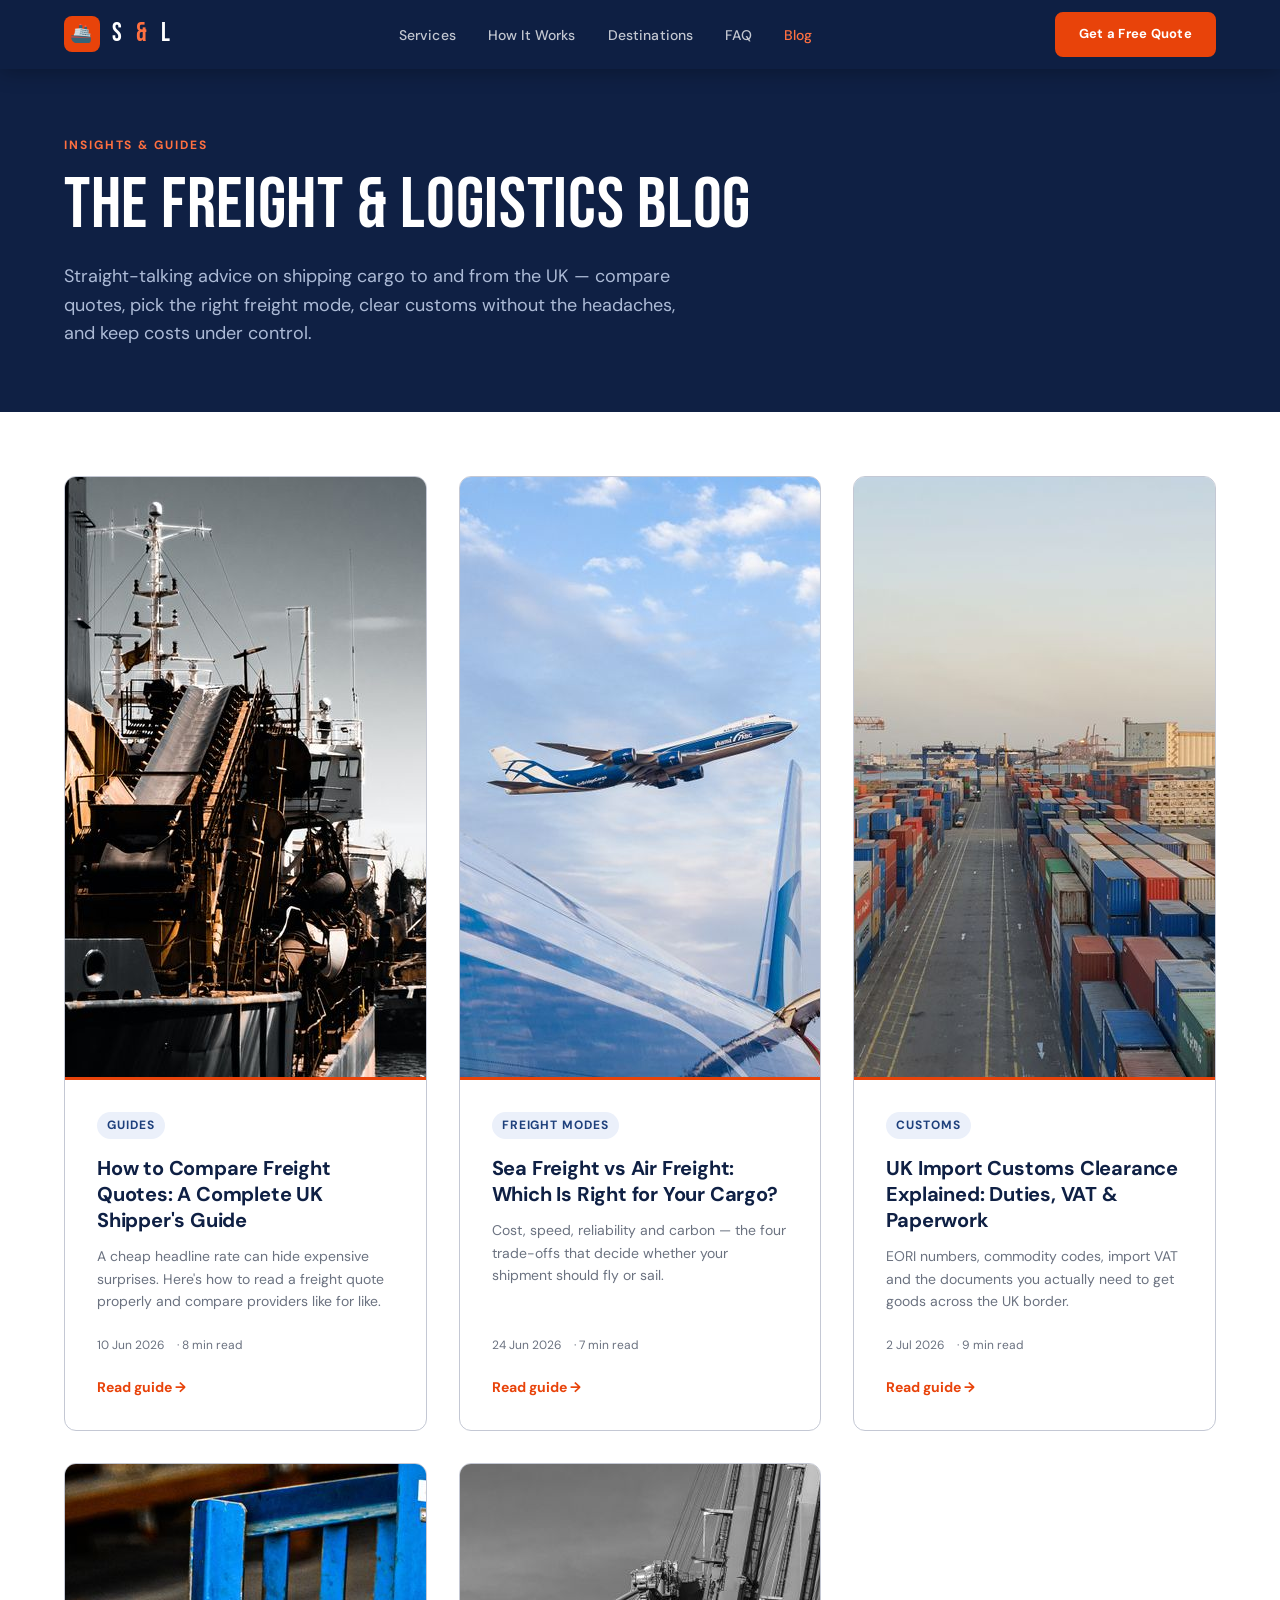
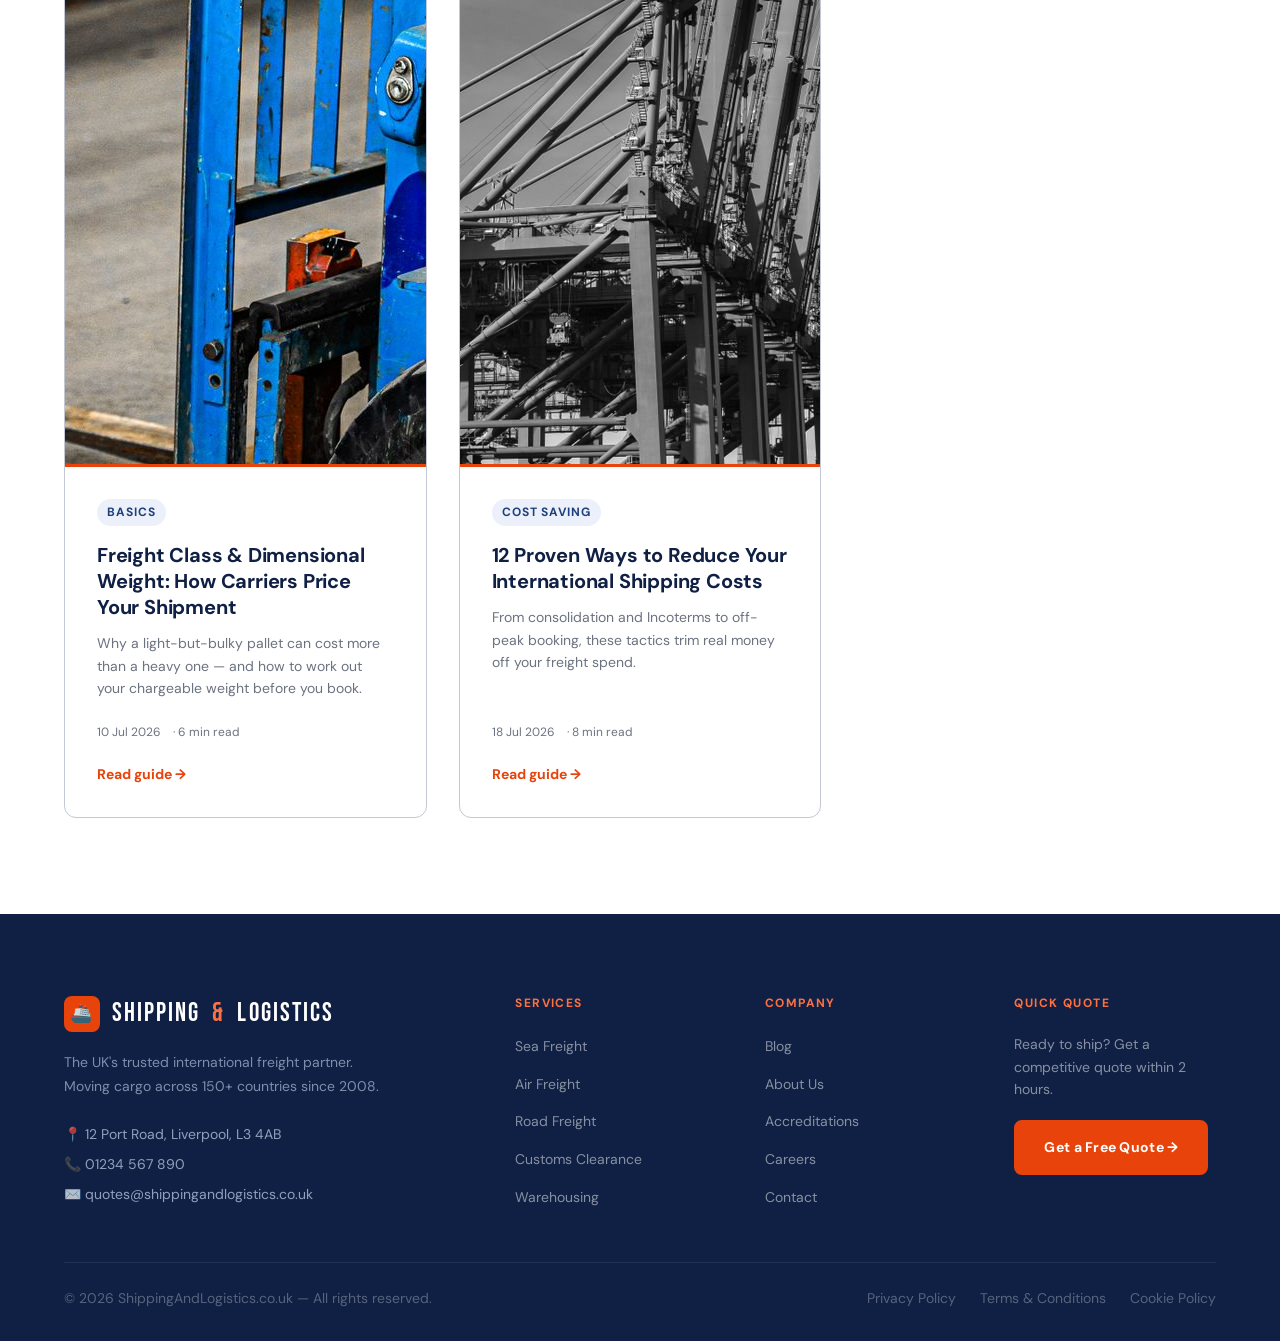
<file: blog/index.html>
<!DOCTYPE html>
<html lang="en" data-theme="light">
<head>
<meta charset="UTF-8">
<meta name="viewport" content="width=device-width, initial-scale=1.0">
<title>Freight & Shipping Blog | Guides, Costs & Customs — ShippingAndLogistics.co.uk</title>
<meta name="description" content="Practical freight and logistics guides for UK shippers: compare quotes, choose sea vs air freight, understand customs clearance, freight class and how to cut shipping costs.">
<link rel="canonical" href="https://www.shippingandlogistics.co.uk/blog/">
<meta name="robots" content="index, follow">
<!-- Open Graph -->
<meta property="og:type" content="website">
<meta property="og:title" content="Freight & Shipping Blog — ShippingAndLogistics.co.uk">
<meta property="og:description" content="Practical freight and logistics guides for UK shippers.">
<meta property="og:url" content="https://www.shippingandlogistics.co.uk/blog/">
<meta property="og:site_name" content="ShippingAndLogistics.co.uk">
<meta property="og:image" content="https://www.shippingandlogistics.co.uk/assets/images/customs-clearance.jpg">
<meta name="twitter:card" content="summary_large_image">
<link rel="preconnect" href="https://fonts.googleapis.com">
<link rel="preconnect" href="https://fonts.gstatic.com" crossorigin>
<link href="https://fonts.googleapis.com/css2?family=Bebas+Neue&family=DM+Sans:ital,opsz,wght@0,9..40,300;0,9..40,400;0,9..40,500;1,9..40,300&display=swap" rel="stylesheet">
<link rel="stylesheet" href="../assets/css/blog.css">
<script type="application/ld+json">
{
  "@context": "https://schema.org",
  "@type": "Blog",
  "name": "ShippingAndLogistics.co.uk Blog",
  "description": "Freight and logistics guides for UK shippers.",
  "url": "https://www.shippingandlogistics.co.uk/blog/",
  "publisher": {
    "@type": "Organization",
    "name": "ShippingAndLogistics.co.uk"
  }
}
</script>
</head>
<body>

<!-- NAVIGATION -->
<nav class="nav" id="nav">
  <div class="container">
    <div class="nav-inner">
      <a href="../index.html" class="nav-logo">
        <div class="nav-logo-icon">🚢</div>
        S<span>&amp;</span>L
      </a>
      <ul class="nav-links">
        <li><a href="../index.html#services">Services</a></li>
        <li><a href="../index.html#how">How It Works</a></li>
        <li><a href="../index.html#destinations">Destinations</a></li>
        <li><a href="../index.html#faq">FAQ</a></li>
        <li><a href="index.html" class="active">Blog</a></li>
      </ul>
      <div class="nav-cta">
        <a href="../index.html#quote" class="btn btn-primary" style="padding: 10px 22px; font-size: 0.8125rem;">Get a Free Quote</a>
      </div>
      <button class="nav-mobile-toggle" id="mobileToggle" aria-label="Open menu">
        <span></span><span></span><span></span>
      </button>
    </div>
  </div>
</nav>

<div class="nav-mobile-menu" id="mobileMenu">
  <button class="nav-mobile-close" id="mobileClose" aria-label="Close menu">✕</button>
  <a href="../index.html#services" onclick="closeMobileMenu()">Services</a>
  <a href="../index.html#how" onclick="closeMobileMenu()">How It Works</a>
  <a href="../index.html#destinations" onclick="closeMobileMenu()">Destinations</a>
  <a href="index.html" onclick="closeMobileMenu()">Blog</a>
  <a href="../index.html#quote" onclick="closeMobileMenu()" style="color: var(--c-orange-400);">Get a Quote</a>
</div>

<!-- HERO -->
<header class="blog-hero">
  <div class="container">
    <div class="blog-hero-eyebrow">Insights &amp; Guides</div>
    <h1>The Freight &amp; Logistics Blog</h1>
    <p>Straight-talking advice on shipping cargo to and from the UK — compare quotes, pick the right freight mode, clear customs without the headaches, and keep costs under control.</p>
  </div>
</header>

<!-- POSTS -->
<main class="container">
  <div class="post-grid">

    <article class="post-card">
      <a class="post-card-figure" href="how-to-compare-freight-quotes.html" aria-label="Read: How to Compare Freight Quotes">
        <img class="post-card-img" src="../assets/images/compare-freight-quotes.jpg" alt="Cargo vessel loading at a port terminal" loading="lazy" width="1200" height="600">
      </a>
      <div class="post-card-body">
        <span class="post-card-tag">Guides</span>
        <h2><a href="how-to-compare-freight-quotes.html">How to Compare Freight Quotes: A Complete UK Shipper's Guide</a></h2>
        <p>A cheap headline rate can hide expensive surprises. Here's how to read a freight quote properly and compare providers like for like.</p>
        <div class="post-card-meta"><time datetime="2026-06-10">10 Jun 2026</time> · 8 min read</div>
        <a href="how-to-compare-freight-quotes.html" class="post-card-more">Read guide →</a>
      </div>
    </article>

    <article class="post-card">
      <a class="post-card-figure" href="sea-freight-vs-air-freight.html" aria-label="Read: Sea Freight vs Air Freight">
        <img class="post-card-img" src="../assets/images/sea-vs-air.jpg" alt="Air cargo jet taking off from an airport" loading="lazy" width="1200" height="600">
      </a>
      <div class="post-card-body">
        <span class="post-card-tag">Freight Modes</span>
        <h2><a href="sea-freight-vs-air-freight.html">Sea Freight vs Air Freight: Which Is Right for Your Cargo?</a></h2>
        <p>Cost, speed, reliability and carbon — the four trade-offs that decide whether your shipment should fly or sail.</p>
        <div class="post-card-meta"><time datetime="2026-06-24">24 Jun 2026</time> · 7 min read</div>
        <a href="sea-freight-vs-air-freight.html" class="post-card-more">Read guide →</a>
      </div>
    </article>

    <article class="post-card">
      <a class="post-card-figure" href="uk-customs-clearance-guide.html" aria-label="Read: UK Import Customs Clearance Explained">
        <img class="post-card-img" src="../assets/images/customs-clearance.jpg" alt="Shipping containers stacked at a port terminal" loading="lazy" width="1200" height="600">
      </a>
      <div class="post-card-body">
        <span class="post-card-tag">Customs</span>
        <h2><a href="uk-customs-clearance-guide.html">UK Import Customs Clearance Explained: Duties, VAT &amp; Paperwork</a></h2>
        <p>EORI numbers, commodity codes, import VAT and the documents you actually need to get goods across the UK border.</p>
        <div class="post-card-meta"><time datetime="2026-07-02">2 Jul 2026</time> · 9 min read</div>
        <a href="uk-customs-clearance-guide.html" class="post-card-more">Read guide →</a>
      </div>
    </article>

    <article class="post-card">
      <a class="post-card-figure" href="freight-class-and-dimensional-weight.html" aria-label="Read: Freight Class and Dimensional Weight">
        <img class="post-card-img" src="../assets/images/dimensional-weight.jpg" alt="Forklift handling pallets in a warehouse" loading="lazy" width="1200" height="600">
      </a>
      <div class="post-card-body">
        <span class="post-card-tag">Basics</span>
        <h2><a href="freight-class-and-dimensional-weight.html">Freight Class &amp; Dimensional Weight: How Carriers Price Your Shipment</a></h2>
        <p>Why a light-but-bulky pallet can cost more than a heavy one — and how to work out your chargeable weight before you book.</p>
        <div class="post-card-meta"><time datetime="2026-07-10">10 Jul 2026</time> · 6 min read</div>
        <a href="freight-class-and-dimensional-weight.html" class="post-card-more">Read guide →</a>
      </div>
    </article>

    <article class="post-card">
      <a class="post-card-figure" href="reduce-international-shipping-costs.html" aria-label="Read: 12 Ways to Reduce Shipping Costs">
        <img class="post-card-img" src="../assets/images/reduce-costs.jpg" alt="Port gantry cranes at a container terminal" loading="lazy" width="1200" height="600">
      </a>
      <div class="post-card-body">
        <span class="post-card-tag">Cost Saving</span>
        <h2><a href="reduce-international-shipping-costs.html">12 Proven Ways to Reduce Your International Shipping Costs</a></h2>
        <p>From consolidation and Incoterms to off-peak booking, these tactics trim real money off your freight spend.</p>
        <div class="post-card-meta"><time datetime="2026-07-18">18 Jul 2026</time> · 8 min read</div>
        <a href="reduce-international-shipping-costs.html" class="post-card-more">Read guide →</a>
      </div>
    </article>

  </div>
</main>

<!-- FOOTER -->
<footer class="footer">
  <div class="container">
    <div class="footer-grid">
      <div>
        <div class="nav-logo" style="margin-bottom: var(--space-4);">
          <div class="nav-logo-icon">🚢</div>
          Shipping<span>&amp;</span>Logistics
        </div>
        <p class="footer-brand-tagline">The UK's trusted international freight partner. Moving cargo across 150+ countries since 2008.</p>
        <div class="footer-contact-item">📍 12 Port Road, Liverpool, L3 4AB</div>
        <div class="footer-contact-item">📞 01234 567 890</div>
        <div class="footer-contact-item">✉️ quotes@shippingandlogistics.co.uk</div>
      </div>
      <div>
        <div class="footer-col-title">Services</div>
        <ul class="footer-links">
          <li><a href="../index.html#services">Sea Freight</a></li>
          <li><a href="../index.html#services">Air Freight</a></li>
          <li><a href="../index.html#services">Road Freight</a></li>
          <li><a href="../index.html#services">Customs Clearance</a></li>
          <li><a href="../index.html#services">Warehousing</a></li>
        </ul>
      </div>
      <div>
        <div class="footer-col-title">Company</div>
        <ul class="footer-links">
          <li><a href="index.html">Blog</a></li>
          <li><a href="../index.html#">About Us</a></li>
          <li><a href="../index.html#">Accreditations</a></li>
          <li><a href="../index.html#">Careers</a></li>
          <li><a href="../index.html#">Contact</a></li>
        </ul>
      </div>
      <div>
        <div class="footer-col-title">Quick Quote</div>
        <p style="font-size:var(--text-sm); color: rgba(255,255,255,0.5); margin-bottom: var(--space-5); line-height: 1.6;">Ready to ship? Get a competitive quote within 2 hours.</p>
        <a href="../index.html#quote" class="btn btn-primary" style="display:inline-flex;">Get a Free Quote →</a>
      </div>
    </div>
    <div class="footer-bottom">
      <div class="footer-copy">© 2026 ShippingAndLogistics.co.uk — All rights reserved.</div>
      <div class="footer-legal">
        <a href="../index.html#">Privacy Policy</a>
        <a href="../index.html#">Terms &amp; Conditions</a>
        <a href="../index.html#">Cookie Policy</a>
      </div>
    </div>
  </div>
</footer>

<script src="../assets/js/blog.js"></script>
</body>
</html>
</file>
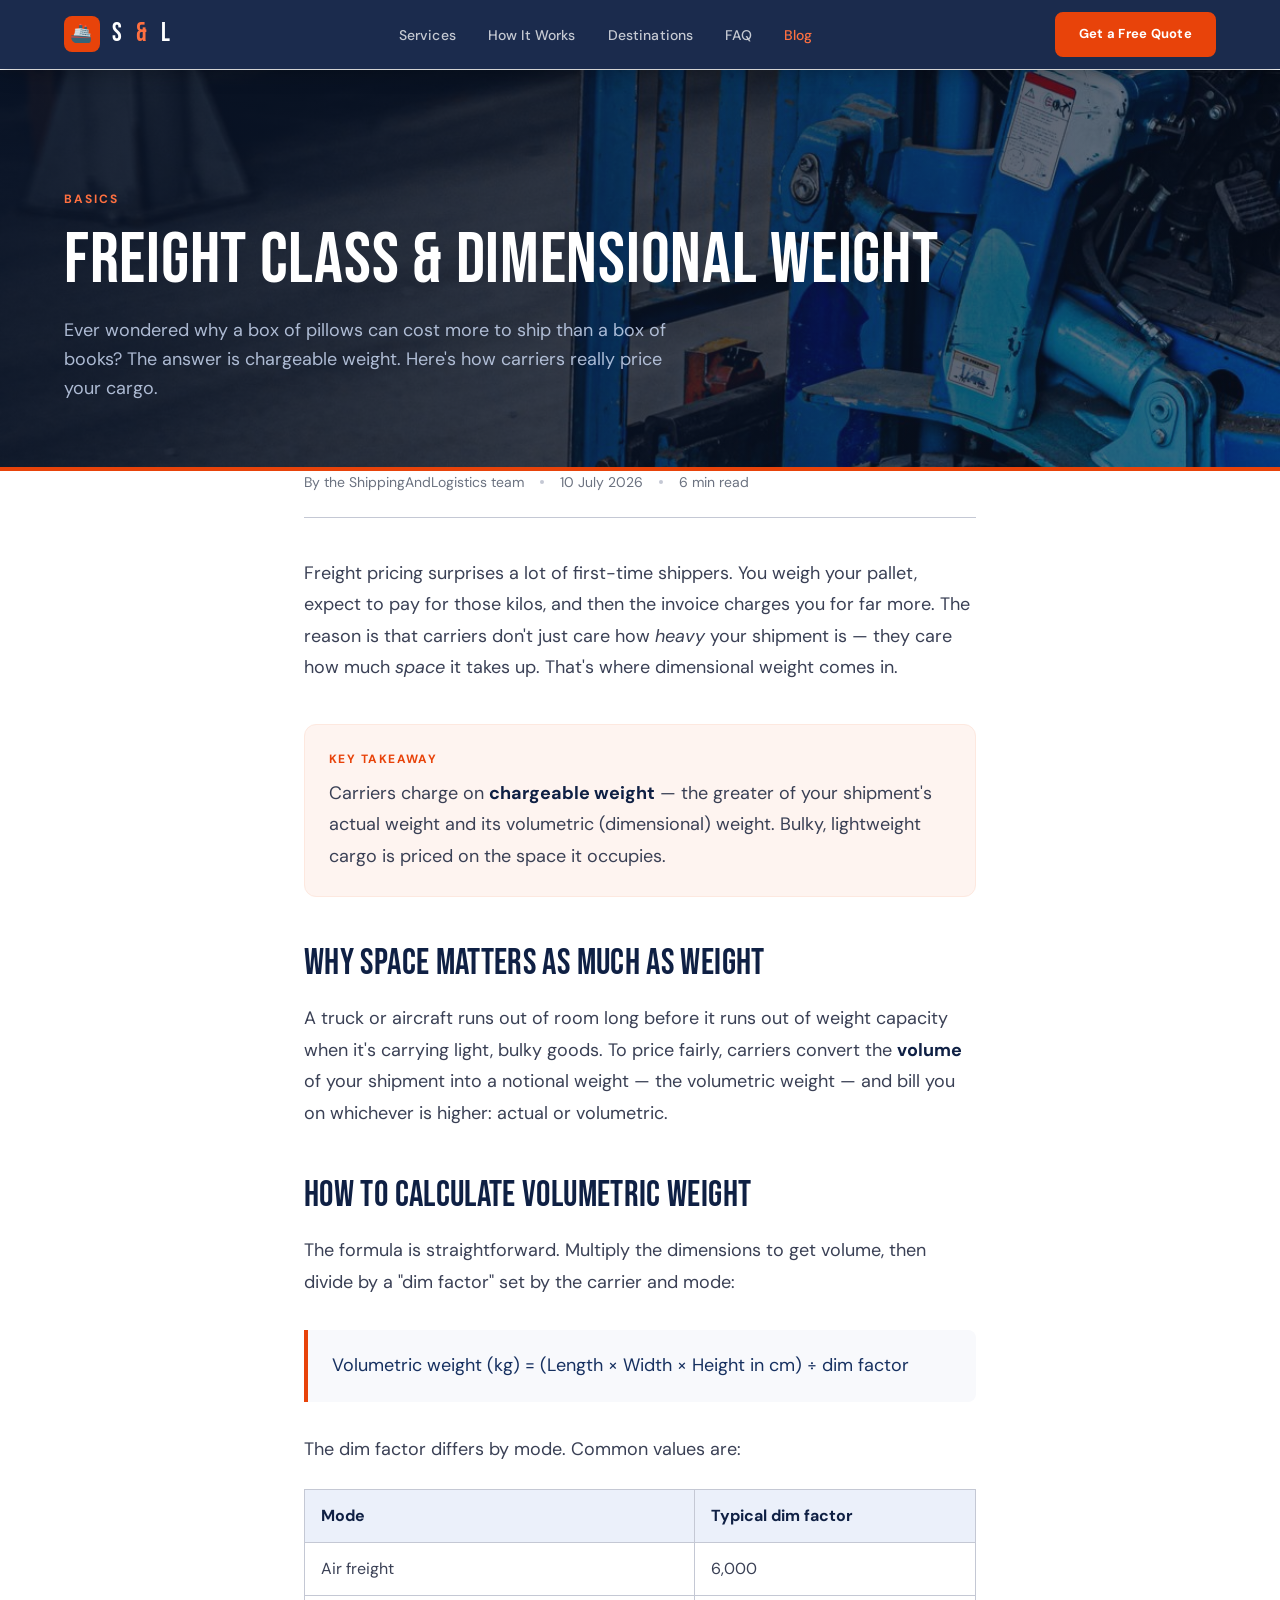
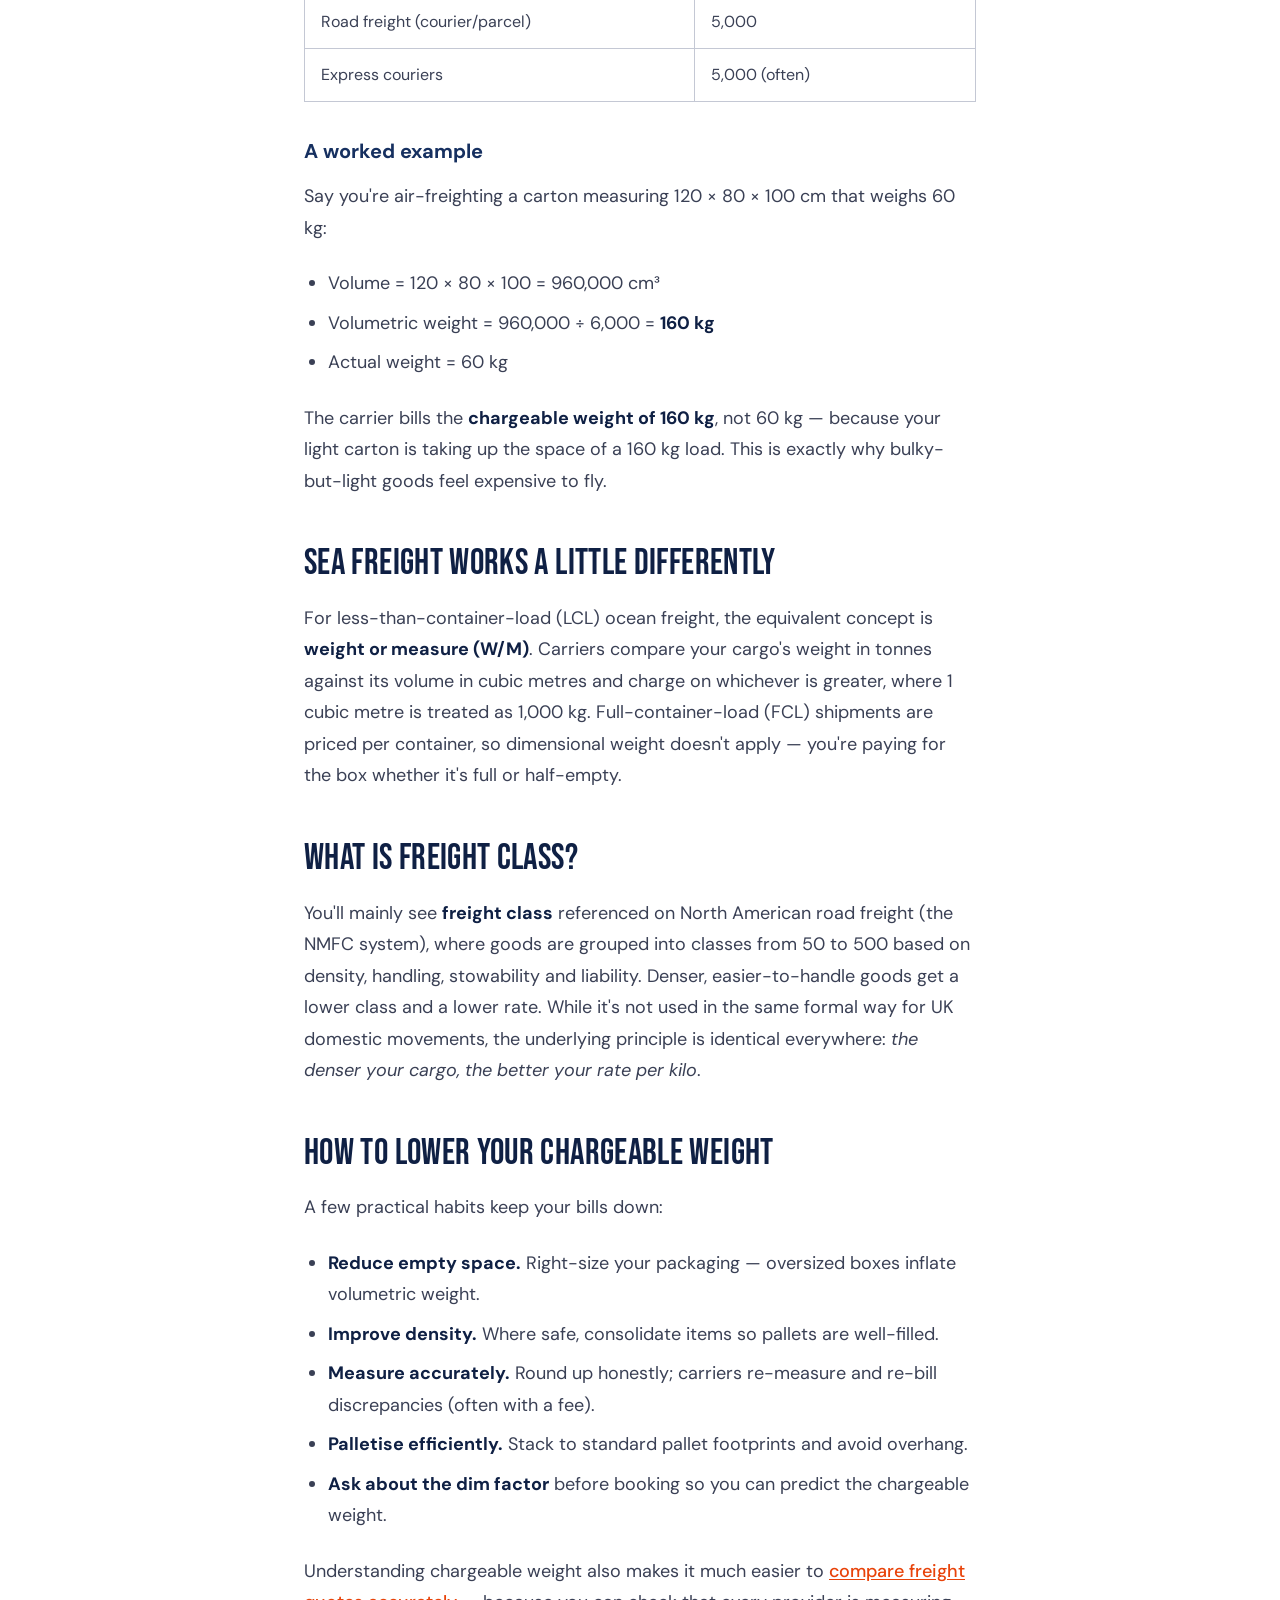
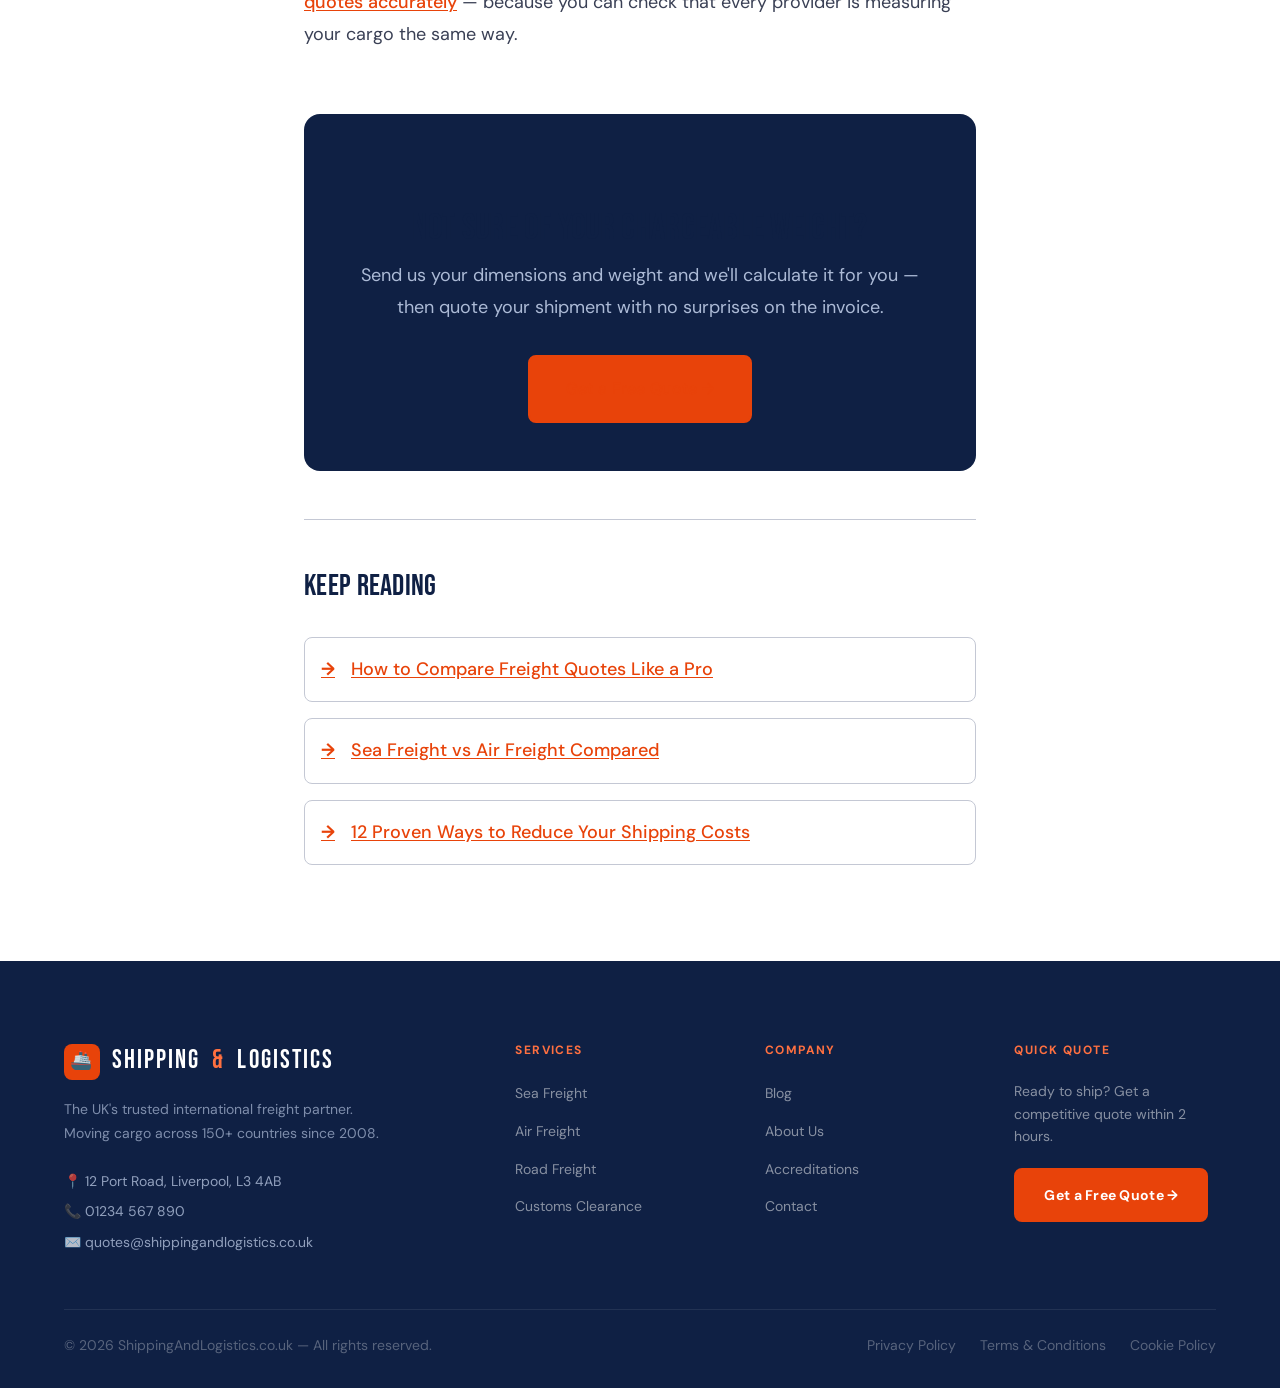
<file: blog/freight-class-and-dimensional-weight.html>
<!DOCTYPE html>
<html lang="en" data-theme="light">
<head>
<meta charset="UTF-8">
<meta name="viewport" content="width=device-width, initial-scale=1.0">
<title>Freight Class &amp; Dimensional Weight: How Carriers Price Your Shipment (2026)</title>
<meta name="description" content="Understand volumetric (dimensional) weight and freight class, why a light bulky pallet can cost more than a heavy one, and how to calculate your chargeable weight before you book.">
<meta name="keywords" content="dimensional weight, volumetric weight, chargeable weight, freight class, how to calculate volumetric weight, freight pricing">
<link rel="canonical" href="https://www.shippingandlogistics.co.uk/blog/freight-class-and-dimensional-weight.html">
<meta name="robots" content="index, follow">
<meta property="og:type" content="article">
<meta property="og:title" content="Freight Class & Dimensional Weight: How Carriers Price Your Shipment">
<meta property="og:description" content="Why a light-but-bulky pallet can cost more than a heavy one — and how to work out your chargeable weight before you book.">
<meta property="og:url" content="https://www.shippingandlogistics.co.uk/blog/freight-class-and-dimensional-weight.html">
<meta property="og:site_name" content="ShippingAndLogistics.co.uk">
<meta property="og:image" content="https://www.shippingandlogistics.co.uk/assets/images/dimensional-weight.jpg">
<meta property="article:published_time" content="2026-07-10">
<meta name="twitter:card" content="summary_large_image">
<link rel="preconnect" href="https://fonts.googleapis.com">
<link rel="preconnect" href="https://fonts.gstatic.com" crossorigin>
<link href="https://fonts.googleapis.com/css2?family=Bebas+Neue&family=DM+Sans:ital,opsz,wght@0,9..40,300;0,9..40,400;0,9..40,500;1,9..40,300&display=swap" rel="stylesheet">
<link rel="stylesheet" href="../assets/css/blog.css">
<script type="application/ld+json">
{
  "@context": "https://schema.org",
  "@type": "Article",
  "headline": "Freight Class & Dimensional Weight: How Carriers Price Your Shipment",
  "description": "Understand volumetric weight and freight class, and how to calculate chargeable weight before you book.",
  "datePublished": "2026-07-10",
  "dateModified": "2026-07-10",
  "author": { "@type": "Organization", "name": "ShippingAndLogistics.co.uk" },
  "publisher": { "@type": "Organization", "name": "ShippingAndLogistics.co.uk" },
  "mainEntityOfPage": "https://www.shippingandlogistics.co.uk/blog/freight-class-and-dimensional-weight.html"
}
</script>
</head>
<body>

<nav class="nav" id="nav">
  <div class="container">
    <div class="nav-inner">
      <a href="../index.html" class="nav-logo"><div class="nav-logo-icon">🚢</div>S<span>&amp;</span>L</a>
      <ul class="nav-links">
        <li><a href="../index.html#services">Services</a></li>
        <li><a href="../index.html#how">How It Works</a></li>
        <li><a href="../index.html#destinations">Destinations</a></li>
        <li><a href="../index.html#faq">FAQ</a></li>
        <li><a href="index.html" class="active">Blog</a></li>
      </ul>
      <div class="nav-cta"><a href="../index.html#quote" class="btn btn-primary" style="padding: 10px 22px; font-size: 0.8125rem;">Get a Free Quote</a></div>
      <button class="nav-mobile-toggle" id="mobileToggle" aria-label="Open menu"><span></span><span></span><span></span></button>
    </div>
  </div>
</nav>
<div class="nav-mobile-menu" id="mobileMenu">
  <button class="nav-mobile-close" id="mobileClose" aria-label="Close menu">✕</button>
  <a href="../index.html#services" onclick="closeMobileMenu()">Services</a>
  <a href="../index.html#how" onclick="closeMobileMenu()">How It Works</a>
  <a href="index.html" onclick="closeMobileMenu()">Blog</a>
  <a href="../index.html#quote" onclick="closeMobileMenu()" style="color: var(--c-orange-400);">Get a Quote</a>
</div>

<div class="container">
  <nav class="breadcrumbs" aria-label="Breadcrumb">
    <a href="../index.html">Home</a><span>/</span><a href="index.html">Blog</a><span>/</span>Freight class &amp; dimensional weight
  </nav>
</div>

<header class="blog-hero has-photo" style="background-image: url('../assets/images/dimensional-weight.jpg');">
  <div class="container">
    <div class="blog-hero-eyebrow">Basics</div>
    <h1>Freight Class &amp; Dimensional Weight</h1>
    <p>Ever wondered why a box of pillows can cost more to ship than a box of books? The answer is chargeable weight. Here's how carriers really price your cargo.</p>
  </div>
</header>

<article class="article-wrap">
  <div class="article-meta">
    <span>By the ShippingAndLogistics team</span><span class="dot"></span>
    <time datetime="2026-07-10">10 July 2026</time><span class="dot"></span>
    <span>6 min read</span>
  </div>

  <div class="article-body">
    <p>Freight pricing surprises a lot of first-time shippers. You weigh your pallet, expect to pay for those kilos, and then the invoice charges you for far more. The reason is that carriers don't just care how <em>heavy</em> your shipment is — they care how much <em>space</em> it takes up. That's where dimensional weight comes in.</p>

    <div class="key-takeaway">
      <div class="label">Key takeaway</div>
      Carriers charge on <strong>chargeable weight</strong> — the greater of your shipment's actual weight and its volumetric (dimensional) weight. Bulky, lightweight cargo is priced on the space it occupies.
    </div>

    <h2>Why space matters as much as weight</h2>
    <p>A truck or aircraft runs out of room long before it runs out of weight capacity when it's carrying light, bulky goods. To price fairly, carriers convert the <strong>volume</strong> of your shipment into a notional weight — the volumetric weight — and bill you on whichever is higher: actual or volumetric.</p>

    <h2>How to calculate volumetric weight</h2>
    <p>The formula is straightforward. Multiply the dimensions to get volume, then divide by a "dim factor" set by the carrier and mode:</p>
    <blockquote>Volumetric weight (kg) = (Length × Width × Height in cm) ÷ dim factor</blockquote>
    <p>The dim factor differs by mode. Common values are:</p>
    <table>
      <thead><tr><th>Mode</th><th>Typical dim factor</th></tr></thead>
      <tbody>
        <tr><td>Air freight</td><td>6,000</td></tr>
        <tr><td>Road freight (courier/parcel)</td><td>5,000</td></tr>
        <tr><td>Express couriers</td><td>5,000 (often)</td></tr>
      </tbody>
    </table>

    <h3>A worked example</h3>
    <p>Say you're air-freighting a carton measuring 120 × 80 × 100 cm that weighs 60 kg:</p>
    <ul>
      <li>Volume = 120 × 80 × 100 = 960,000 cm³</li>
      <li>Volumetric weight = 960,000 ÷ 6,000 = <strong>160 kg</strong></li>
      <li>Actual weight = 60 kg</li>
    </ul>
    <p>The carrier bills the <strong>chargeable weight of 160 kg</strong>, not 60 kg — because your light carton is taking up the space of a 160 kg load. This is exactly why bulky-but-light goods feel expensive to fly.</p>

    <h2>Sea freight works a little differently</h2>
    <p>For less-than-container-load (LCL) ocean freight, the equivalent concept is <strong>weight or measure (W/M)</strong>. Carriers compare your cargo's weight in tonnes against its volume in cubic metres and charge on whichever is greater, where 1 cubic metre is treated as 1,000 kg. Full-container-load (FCL) shipments are priced per container, so dimensional weight doesn't apply — you're paying for the box whether it's full or half-empty.</p>

    <h2>What is freight class?</h2>
    <p>You'll mainly see <strong>freight class</strong> referenced on North American road freight (the NMFC system), where goods are grouped into classes from 50 to 500 based on density, handling, stowability and liability. Denser, easier-to-handle goods get a lower class and a lower rate. While it's not used in the same formal way for UK domestic movements, the underlying principle is identical everywhere: <em>the denser your cargo, the better your rate per kilo</em>.</p>

    <h2>How to lower your chargeable weight</h2>
    <p>A few practical habits keep your bills down:</p>
    <ul>
      <li><strong>Reduce empty space.</strong> Right-size your packaging — oversized boxes inflate volumetric weight.</li>
      <li><strong>Improve density.</strong> Where safe, consolidate items so pallets are well-filled.</li>
      <li><strong>Measure accurately.</strong> Round up honestly; carriers re-measure and re-bill discrepancies (often with a fee).</li>
      <li><strong>Palletise efficiently.</strong> Stack to standard pallet footprints and avoid overhang.</li>
      <li><strong>Ask about the dim factor</strong> before booking so you can predict the chargeable weight.</li>
    </ul>

    <p>Understanding chargeable weight also makes it much easier to <a href="how-to-compare-freight-quotes.html">compare freight quotes accurately</a> — because you can check that every provider is measuring your cargo the same way.</p>

    <div class="article-cta">
      <h2>Not sure of your chargeable weight?</h2>
      <p>Send us your dimensions and weight and we'll calculate it for you — then quote your shipment with no surprises on the invoice.</p>
      <a href="../index.html#quote" class="btn btn-primary btn-lg">Get a Free Quote →</a>
    </div>

    <div class="related">
      <div class="related-title">Keep reading</div>
      <div class="related-list">
        <a href="how-to-compare-freight-quotes.html"><span class="arrow">→</span> How to Compare Freight Quotes Like a Pro</a>
        <a href="sea-freight-vs-air-freight.html"><span class="arrow">→</span> Sea Freight vs Air Freight Compared</a>
        <a href="reduce-international-shipping-costs.html"><span class="arrow">→</span> 12 Proven Ways to Reduce Your Shipping Costs</a>
      </div>
    </div>
  </div>
</article>

<footer class="footer">
  <div class="container">
    <div class="footer-grid">
      <div>
        <div class="nav-logo" style="margin-bottom: var(--space-4);"><div class="nav-logo-icon">🚢</div>Shipping<span>&amp;</span>Logistics</div>
        <p class="footer-brand-tagline">The UK's trusted international freight partner. Moving cargo across 150+ countries since 2008.</p>
        <div class="footer-contact-item">📍 12 Port Road, Liverpool, L3 4AB</div>
        <div class="footer-contact-item">📞 01234 567 890</div>
        <div class="footer-contact-item">✉️ quotes@shippingandlogistics.co.uk</div>
      </div>
      <div>
        <div class="footer-col-title">Services</div>
        <ul class="footer-links">
          <li><a href="../index.html#services">Sea Freight</a></li>
          <li><a href="../index.html#services">Air Freight</a></li>
          <li><a href="../index.html#services">Road Freight</a></li>
          <li><a href="../index.html#services">Customs Clearance</a></li>
        </ul>
      </div>
      <div>
        <div class="footer-col-title">Company</div>
        <ul class="footer-links">
          <li><a href="index.html">Blog</a></li>
          <li><a href="../index.html#">About Us</a></li>
          <li><a href="../index.html#">Accreditations</a></li>
          <li><a href="../index.html#">Contact</a></li>
        </ul>
      </div>
      <div>
        <div class="footer-col-title">Quick Quote</div>
        <p style="font-size:var(--text-sm); color: rgba(255,255,255,0.5); margin-bottom: var(--space-5); line-height: 1.6;">Ready to ship? Get a competitive quote within 2 hours.</p>
        <a href="../index.html#quote" class="btn btn-primary" style="display:inline-flex;">Get a Free Quote →</a>
      </div>
    </div>
    <div class="footer-bottom">
      <div class="footer-copy">© 2026 ShippingAndLogistics.co.uk — All rights reserved.</div>
      <div class="footer-legal">
        <a href="../index.html#">Privacy Policy</a>
        <a href="../index.html#">Terms &amp; Conditions</a>
        <a href="../index.html#">Cookie Policy</a>
      </div>
    </div>
  </div>
</footer>

<script src="../assets/js/blog.js"></script>
</body>
</html>
</file>
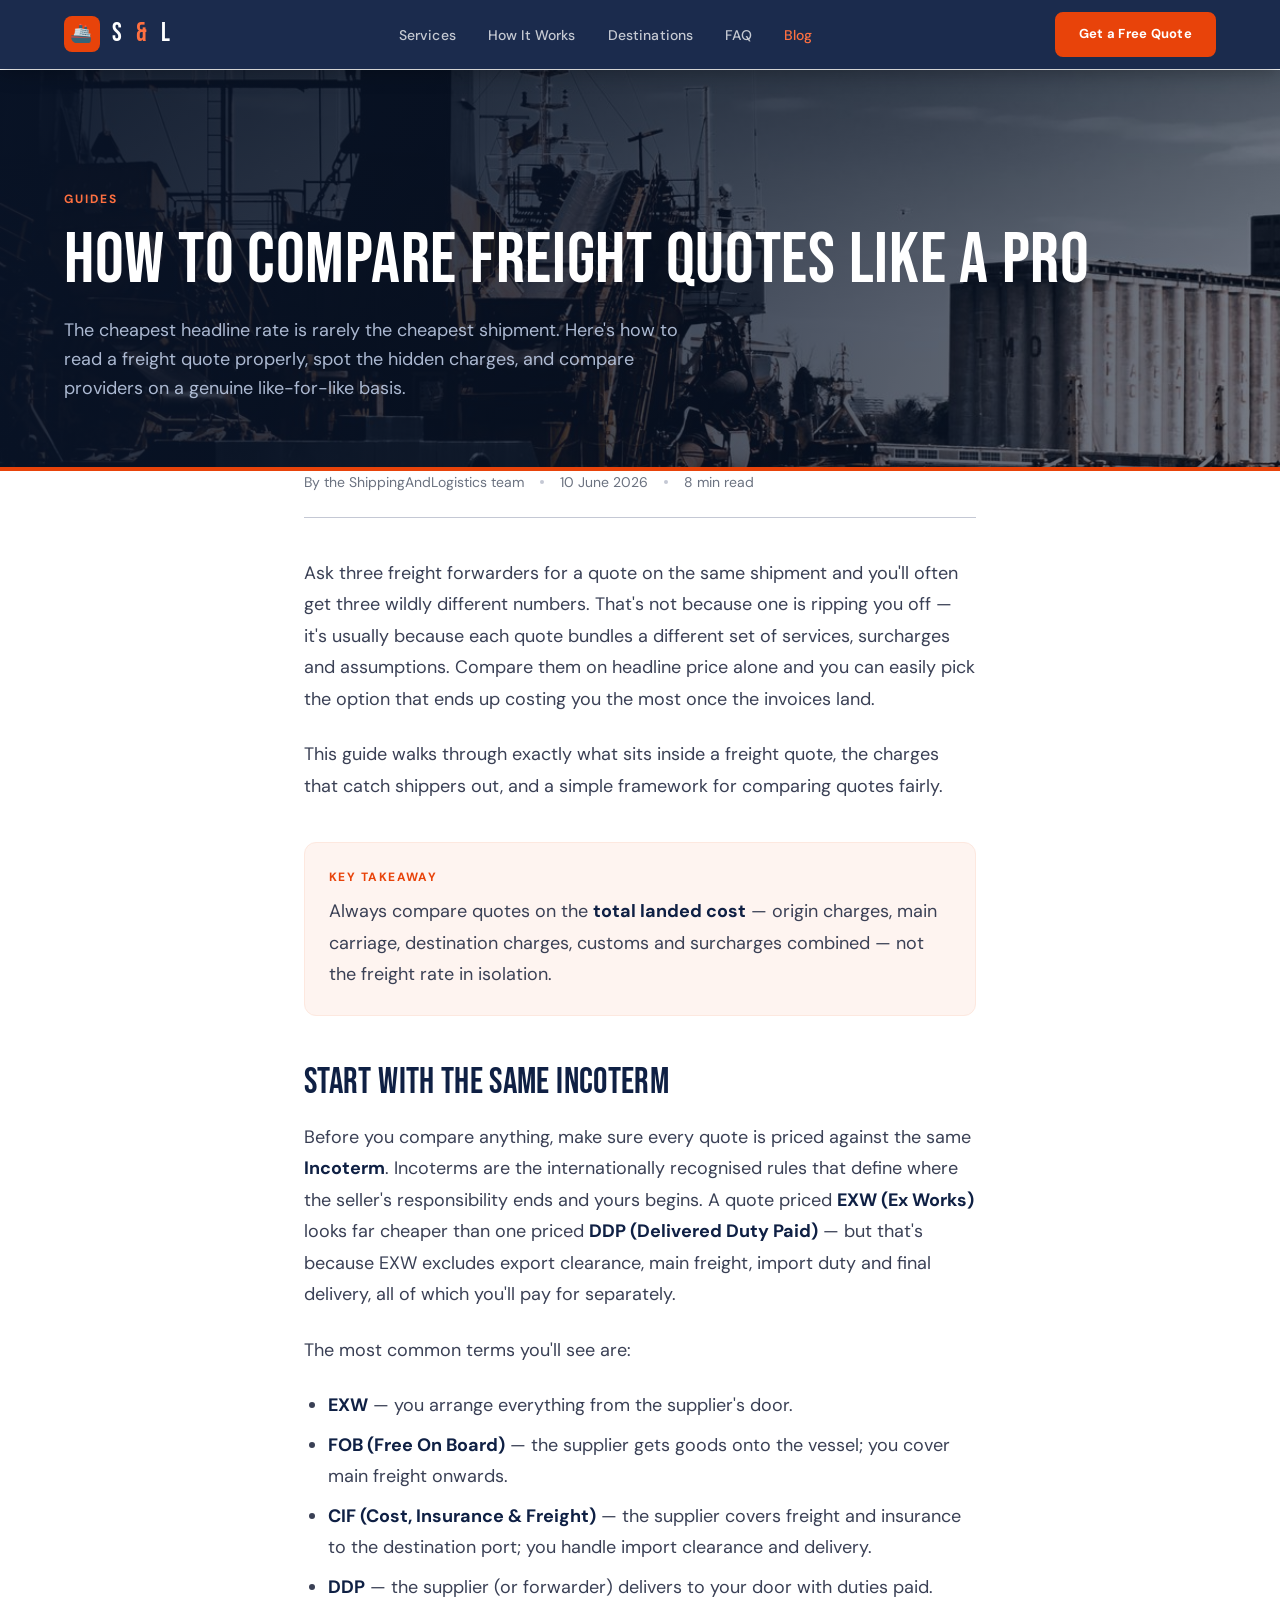
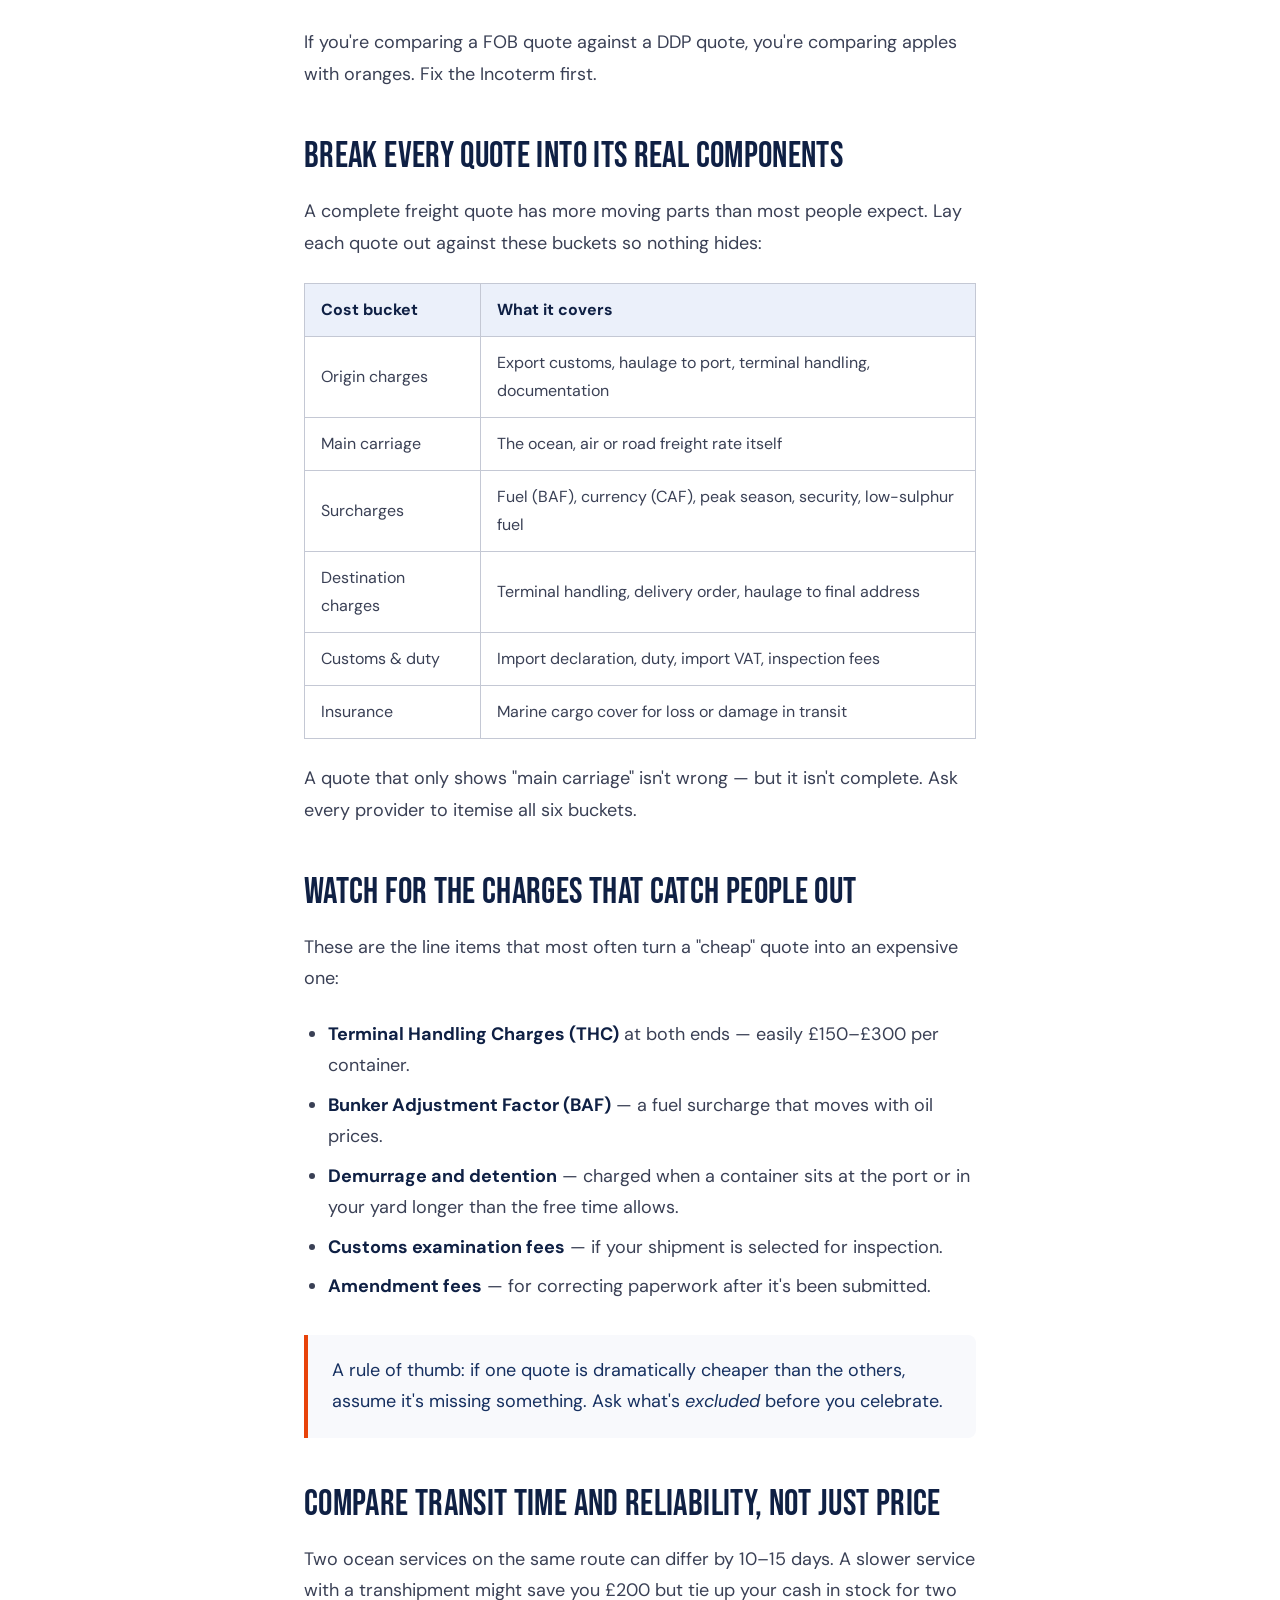
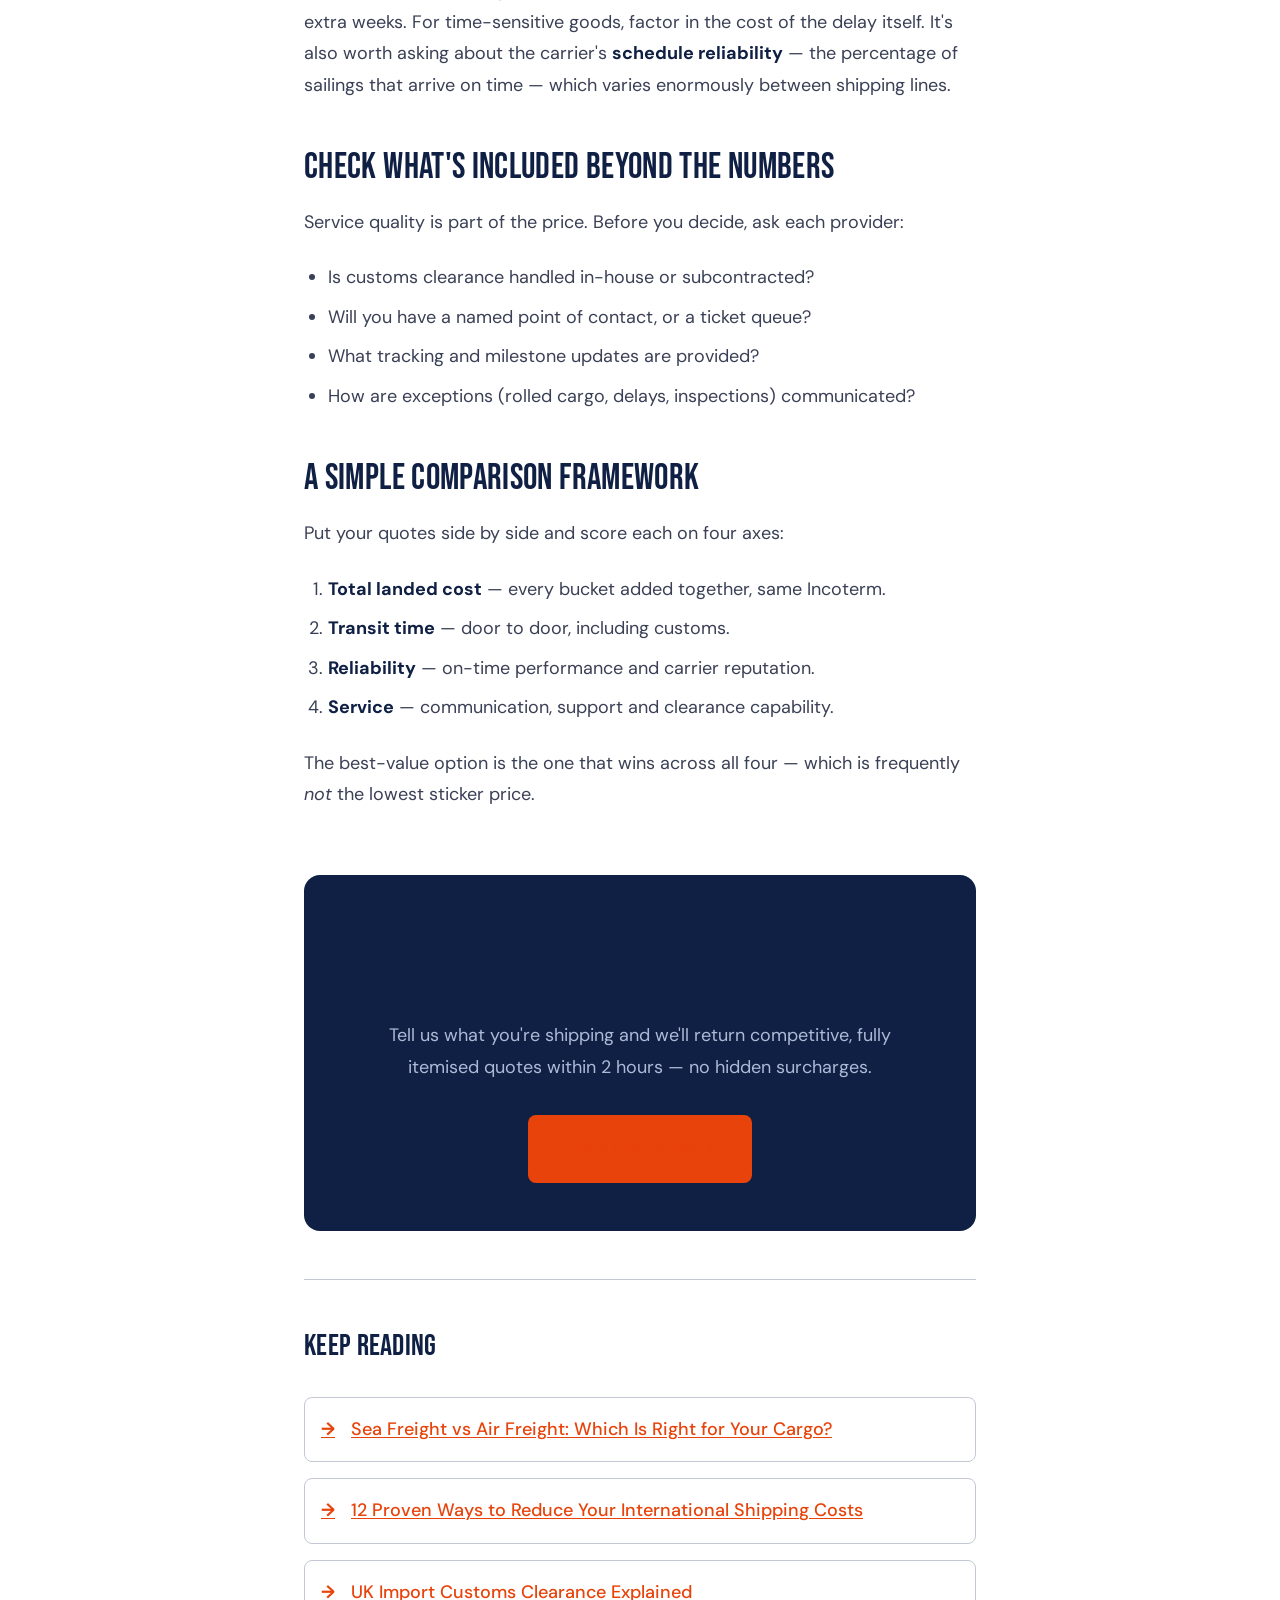
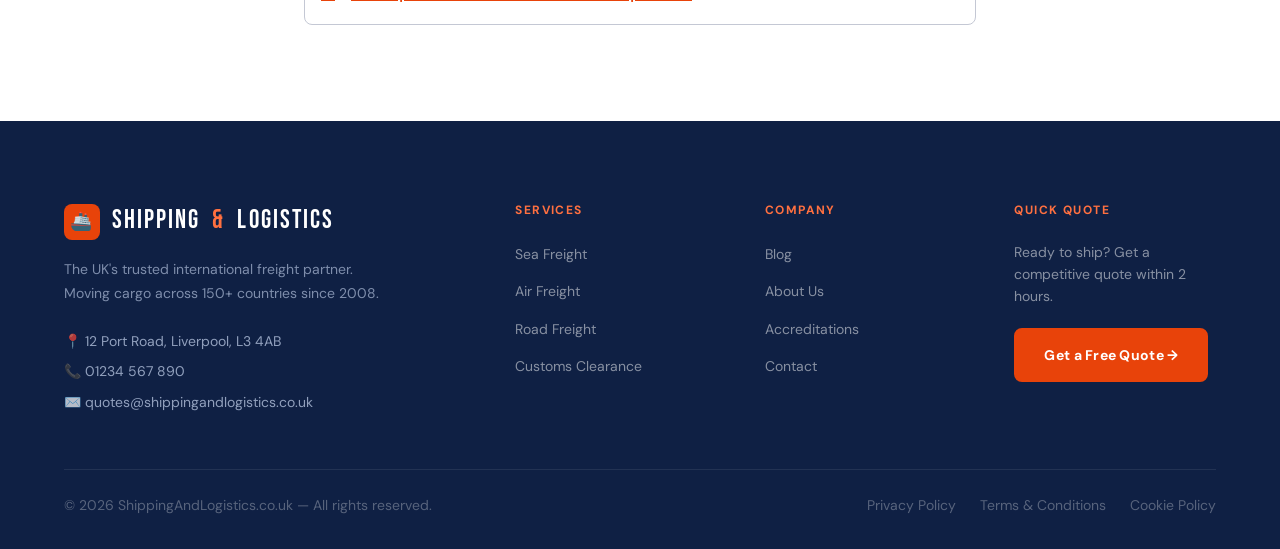
<file: blog/how-to-compare-freight-quotes.html>
<!DOCTYPE html>
<html lang="en" data-theme="light">
<head>
<meta charset="UTF-8">
<meta name="viewport" content="width=device-width, initial-scale=1.0">
<title>How to Compare Freight Quotes: A Complete UK Shipper's Guide (2026)</title>
<meta name="description" content="Learn how to compare freight quotes like a pro. Understand surcharges, Incoterms, transit times and hidden fees so you can pick the best-value shipping provider — not just the cheapest.">
<meta name="keywords" content="compare freight quotes, freight quote comparison, shipping quotes UK, freight forwarder comparison, hidden freight charges">
<link rel="canonical" href="https://www.shippingandlogistics.co.uk/blog/how-to-compare-freight-quotes.html">
<meta name="robots" content="index, follow">
<meta property="og:type" content="article">
<meta property="og:title" content="How to Compare Freight Quotes: A Complete UK Shipper's Guide">
<meta property="og:description" content="Understand surcharges, Incoterms, transit times and hidden fees so you can pick the best-value freight provider — not just the cheapest.">
<meta property="og:url" content="https://www.shippingandlogistics.co.uk/blog/how-to-compare-freight-quotes.html">
<meta property="og:site_name" content="ShippingAndLogistics.co.uk">
<meta property="og:image" content="https://www.shippingandlogistics.co.uk/assets/images/compare-freight-quotes.jpg">
<meta property="article:published_time" content="2026-06-10">
<meta name="twitter:card" content="summary_large_image">
<link rel="preconnect" href="https://fonts.googleapis.com">
<link rel="preconnect" href="https://fonts.gstatic.com" crossorigin>
<link href="https://fonts.googleapis.com/css2?family=Bebas+Neue&family=DM+Sans:ital,opsz,wght@0,9..40,300;0,9..40,400;0,9..40,500;1,9..40,300&display=swap" rel="stylesheet">
<link rel="stylesheet" href="../assets/css/blog.css">
<script type="application/ld+json">
{
  "@context": "https://schema.org",
  "@type": "Article",
  "headline": "How to Compare Freight Quotes: A Complete UK Shipper's Guide",
  "description": "How to compare freight quotes like a pro: surcharges, Incoterms, transit times and hidden fees.",
  "datePublished": "2026-06-10",
  "dateModified": "2026-06-10",
  "author": { "@type": "Organization", "name": "ShippingAndLogistics.co.uk" },
  "publisher": { "@type": "Organization", "name": "ShippingAndLogistics.co.uk" },
  "mainEntityOfPage": "https://www.shippingandlogistics.co.uk/blog/how-to-compare-freight-quotes.html"
}
</script>
</head>
<body>

<nav class="nav" id="nav">
  <div class="container">
    <div class="nav-inner">
      <a href="../index.html" class="nav-logo"><div class="nav-logo-icon">🚢</div>S<span>&amp;</span>L</a>
      <ul class="nav-links">
        <li><a href="../index.html#services">Services</a></li>
        <li><a href="../index.html#how">How It Works</a></li>
        <li><a href="../index.html#destinations">Destinations</a></li>
        <li><a href="../index.html#faq">FAQ</a></li>
        <li><a href="index.html" class="active">Blog</a></li>
      </ul>
      <div class="nav-cta"><a href="../index.html#quote" class="btn btn-primary" style="padding: 10px 22px; font-size: 0.8125rem;">Get a Free Quote</a></div>
      <button class="nav-mobile-toggle" id="mobileToggle" aria-label="Open menu"><span></span><span></span><span></span></button>
    </div>
  </div>
</nav>
<div class="nav-mobile-menu" id="mobileMenu">
  <button class="nav-mobile-close" id="mobileClose" aria-label="Close menu">✕</button>
  <a href="../index.html#services" onclick="closeMobileMenu()">Services</a>
  <a href="../index.html#how" onclick="closeMobileMenu()">How It Works</a>
  <a href="index.html" onclick="closeMobileMenu()">Blog</a>
  <a href="../index.html#quote" onclick="closeMobileMenu()" style="color: var(--c-orange-400);">Get a Quote</a>
</div>

<div class="container">
  <nav class="breadcrumbs" aria-label="Breadcrumb">
    <a href="../index.html">Home</a><span>/</span><a href="index.html">Blog</a><span>/</span>Comparing freight quotes
  </nav>
</div>

<header class="blog-hero has-photo" style="background-image: url('../assets/images/compare-freight-quotes.jpg');">
  <div class="container">
    <div class="blog-hero-eyebrow">Guides</div>
    <h1>How to Compare Freight Quotes Like a Pro</h1>
    <p>The cheapest headline rate is rarely the cheapest shipment. Here's how to read a freight quote properly, spot the hidden charges, and compare providers on a genuine like-for-like basis.</p>
  </div>
</header>

<article class="article-wrap">
  <div class="article-meta">
    <span>By the ShippingAndLogistics team</span><span class="dot"></span>
    <time datetime="2026-06-10">10 June 2026</time><span class="dot"></span>
    <span>8 min read</span>
  </div>

  <div class="article-body">
    <p>Ask three freight forwarders for a quote on the same shipment and you'll often get three wildly different numbers. That's not because one is ripping you off — it's usually because each quote bundles a different set of services, surcharges and assumptions. Compare them on headline price alone and you can easily pick the option that ends up costing you the most once the invoices land.</p>

    <p>This guide walks through exactly what sits inside a freight quote, the charges that catch shippers out, and a simple framework for comparing quotes fairly.</p>

    <div class="key-takeaway">
      <div class="label">Key takeaway</div>
      Always compare quotes on the <strong>total landed cost</strong> — origin charges, main carriage, destination charges, customs and surcharges combined — not the freight rate in isolation.
    </div>

    <h2>Start with the same Incoterm</h2>
    <p>Before you compare anything, make sure every quote is priced against the same <strong>Incoterm</strong>. Incoterms are the internationally recognised rules that define where the seller's responsibility ends and yours begins. A quote priced <strong>EXW (Ex Works)</strong> looks far cheaper than one priced <strong>DDP (Delivered Duty Paid)</strong> — but that's because EXW excludes export clearance, main freight, import duty and final delivery, all of which you'll pay for separately.</p>
    <p>The most common terms you'll see are:</p>
    <ul>
      <li><strong>EXW</strong> — you arrange everything from the supplier's door.</li>
      <li><strong>FOB (Free On Board)</strong> — the supplier gets goods onto the vessel; you cover main freight onwards.</li>
      <li><strong>CIF (Cost, Insurance &amp; Freight)</strong> — the supplier covers freight and insurance to the destination port; you handle import clearance and delivery.</li>
      <li><strong>DDP</strong> — the supplier (or forwarder) delivers to your door with duties paid.</li>
    </ul>
    <p>If you're comparing a FOB quote against a DDP quote, you're comparing apples with oranges. Fix the Incoterm first.</p>

    <h2>Break every quote into its real components</h2>
    <p>A complete freight quote has more moving parts than most people expect. Lay each quote out against these buckets so nothing hides:</p>
    <table>
      <thead><tr><th>Cost bucket</th><th>What it covers</th></tr></thead>
      <tbody>
        <tr><td>Origin charges</td><td>Export customs, haulage to port, terminal handling, documentation</td></tr>
        <tr><td>Main carriage</td><td>The ocean, air or road freight rate itself</td></tr>
        <tr><td>Surcharges</td><td>Fuel (BAF), currency (CAF), peak season, security, low-sulphur fuel</td></tr>
        <tr><td>Destination charges</td><td>Terminal handling, delivery order, haulage to final address</td></tr>
        <tr><td>Customs &amp; duty</td><td>Import declaration, duty, import VAT, inspection fees</td></tr>
        <tr><td>Insurance</td><td>Marine cargo cover for loss or damage in transit</td></tr>
      </tbody>
    </table>
    <p>A quote that only shows "main carriage" isn't wrong — but it isn't complete. Ask every provider to itemise all six buckets.</p>

    <h2>Watch for the charges that catch people out</h2>
    <p>These are the line items that most often turn a "cheap" quote into an expensive one:</p>
    <ul>
      <li><strong>Terminal Handling Charges (THC)</strong> at both ends — easily £150–£300 per container.</li>
      <li><strong>Bunker Adjustment Factor (BAF)</strong> — a fuel surcharge that moves with oil prices.</li>
      <li><strong>Demurrage and detention</strong> — charged when a container sits at the port or in your yard longer than the free time allows.</li>
      <li><strong>Customs examination fees</strong> — if your shipment is selected for inspection.</li>
      <li><strong>Amendment fees</strong> — for correcting paperwork after it's been submitted.</li>
    </ul>
    <blockquote>A rule of thumb: if one quote is dramatically cheaper than the others, assume it's missing something. Ask what's <em>excluded</em> before you celebrate.</blockquote>

    <h2>Compare transit time and reliability, not just price</h2>
    <p>Two ocean services on the same route can differ by 10–15 days. A slower service with a transhipment might save you £200 but tie up your cash in stock for two extra weeks. For time-sensitive goods, factor in the cost of the delay itself. It's also worth asking about the carrier's <strong>schedule reliability</strong> — the percentage of sailings that arrive on time — which varies enormously between shipping lines.</p>

    <h2>Check what's included beyond the numbers</h2>
    <p>Service quality is part of the price. Before you decide, ask each provider:</p>
    <ul>
      <li>Is customs clearance handled in-house or subcontracted?</li>
      <li>Will you have a named point of contact, or a ticket queue?</li>
      <li>What tracking and milestone updates are provided?</li>
      <li>How are exceptions (rolled cargo, delays, inspections) communicated?</li>
    </ul>

    <h2>A simple comparison framework</h2>
    <p>Put your quotes side by side and score each on four axes:</p>
    <ol>
      <li><strong>Total landed cost</strong> — every bucket added together, same Incoterm.</li>
      <li><strong>Transit time</strong> — door to door, including customs.</li>
      <li><strong>Reliability</strong> — on-time performance and carrier reputation.</li>
      <li><strong>Service</strong> — communication, support and clearance capability.</li>
    </ol>
    <p>The best-value option is the one that wins across all four — which is frequently <em>not</em> the lowest sticker price.</p>

    <div class="article-cta">
      <h2>Compare freight quotes in one place</h2>
      <p>Tell us what you're shipping and we'll return competitive, fully itemised quotes within 2 hours — no hidden surcharges.</p>
      <a href="../index.html#quote" class="btn btn-primary btn-lg">Get a Free Quote →</a>
    </div>

    <div class="related">
      <div class="related-title">Keep reading</div>
      <div class="related-list">
        <a href="sea-freight-vs-air-freight.html"><span class="arrow">→</span> Sea Freight vs Air Freight: Which Is Right for Your Cargo?</a>
        <a href="reduce-international-shipping-costs.html"><span class="arrow">→</span> 12 Proven Ways to Reduce Your International Shipping Costs</a>
        <a href="uk-customs-clearance-guide.html"><span class="arrow">→</span> UK Import Customs Clearance Explained</a>
      </div>
    </div>
  </div>
</article>

<footer class="footer">
  <div class="container">
    <div class="footer-grid">
      <div>
        <div class="nav-logo" style="margin-bottom: var(--space-4);"><div class="nav-logo-icon">🚢</div>Shipping<span>&amp;</span>Logistics</div>
        <p class="footer-brand-tagline">The UK's trusted international freight partner. Moving cargo across 150+ countries since 2008.</p>
        <div class="footer-contact-item">📍 12 Port Road, Liverpool, L3 4AB</div>
        <div class="footer-contact-item">📞 01234 567 890</div>
        <div class="footer-contact-item">✉️ quotes@shippingandlogistics.co.uk</div>
      </div>
      <div>
        <div class="footer-col-title">Services</div>
        <ul class="footer-links">
          <li><a href="../index.html#services">Sea Freight</a></li>
          <li><a href="../index.html#services">Air Freight</a></li>
          <li><a href="../index.html#services">Road Freight</a></li>
          <li><a href="../index.html#services">Customs Clearance</a></li>
        </ul>
      </div>
      <div>
        <div class="footer-col-title">Company</div>
        <ul class="footer-links">
          <li><a href="index.html">Blog</a></li>
          <li><a href="../index.html#">About Us</a></li>
          <li><a href="../index.html#">Accreditations</a></li>
          <li><a href="../index.html#">Contact</a></li>
        </ul>
      </div>
      <div>
        <div class="footer-col-title">Quick Quote</div>
        <p style="font-size:var(--text-sm); color: rgba(255,255,255,0.5); margin-bottom: var(--space-5); line-height: 1.6;">Ready to ship? Get a competitive quote within 2 hours.</p>
        <a href="../index.html#quote" class="btn btn-primary" style="display:inline-flex;">Get a Free Quote →</a>
      </div>
    </div>
    <div class="footer-bottom">
      <div class="footer-copy">© 2026 ShippingAndLogistics.co.uk — All rights reserved.</div>
      <div class="footer-legal">
        <a href="../index.html#">Privacy Policy</a>
        <a href="../index.html#">Terms &amp; Conditions</a>
        <a href="../index.html#">Cookie Policy</a>
      </div>
    </div>
  </div>
</footer>

<script src="../assets/js/blog.js"></script>
</body>
</html>
</file>
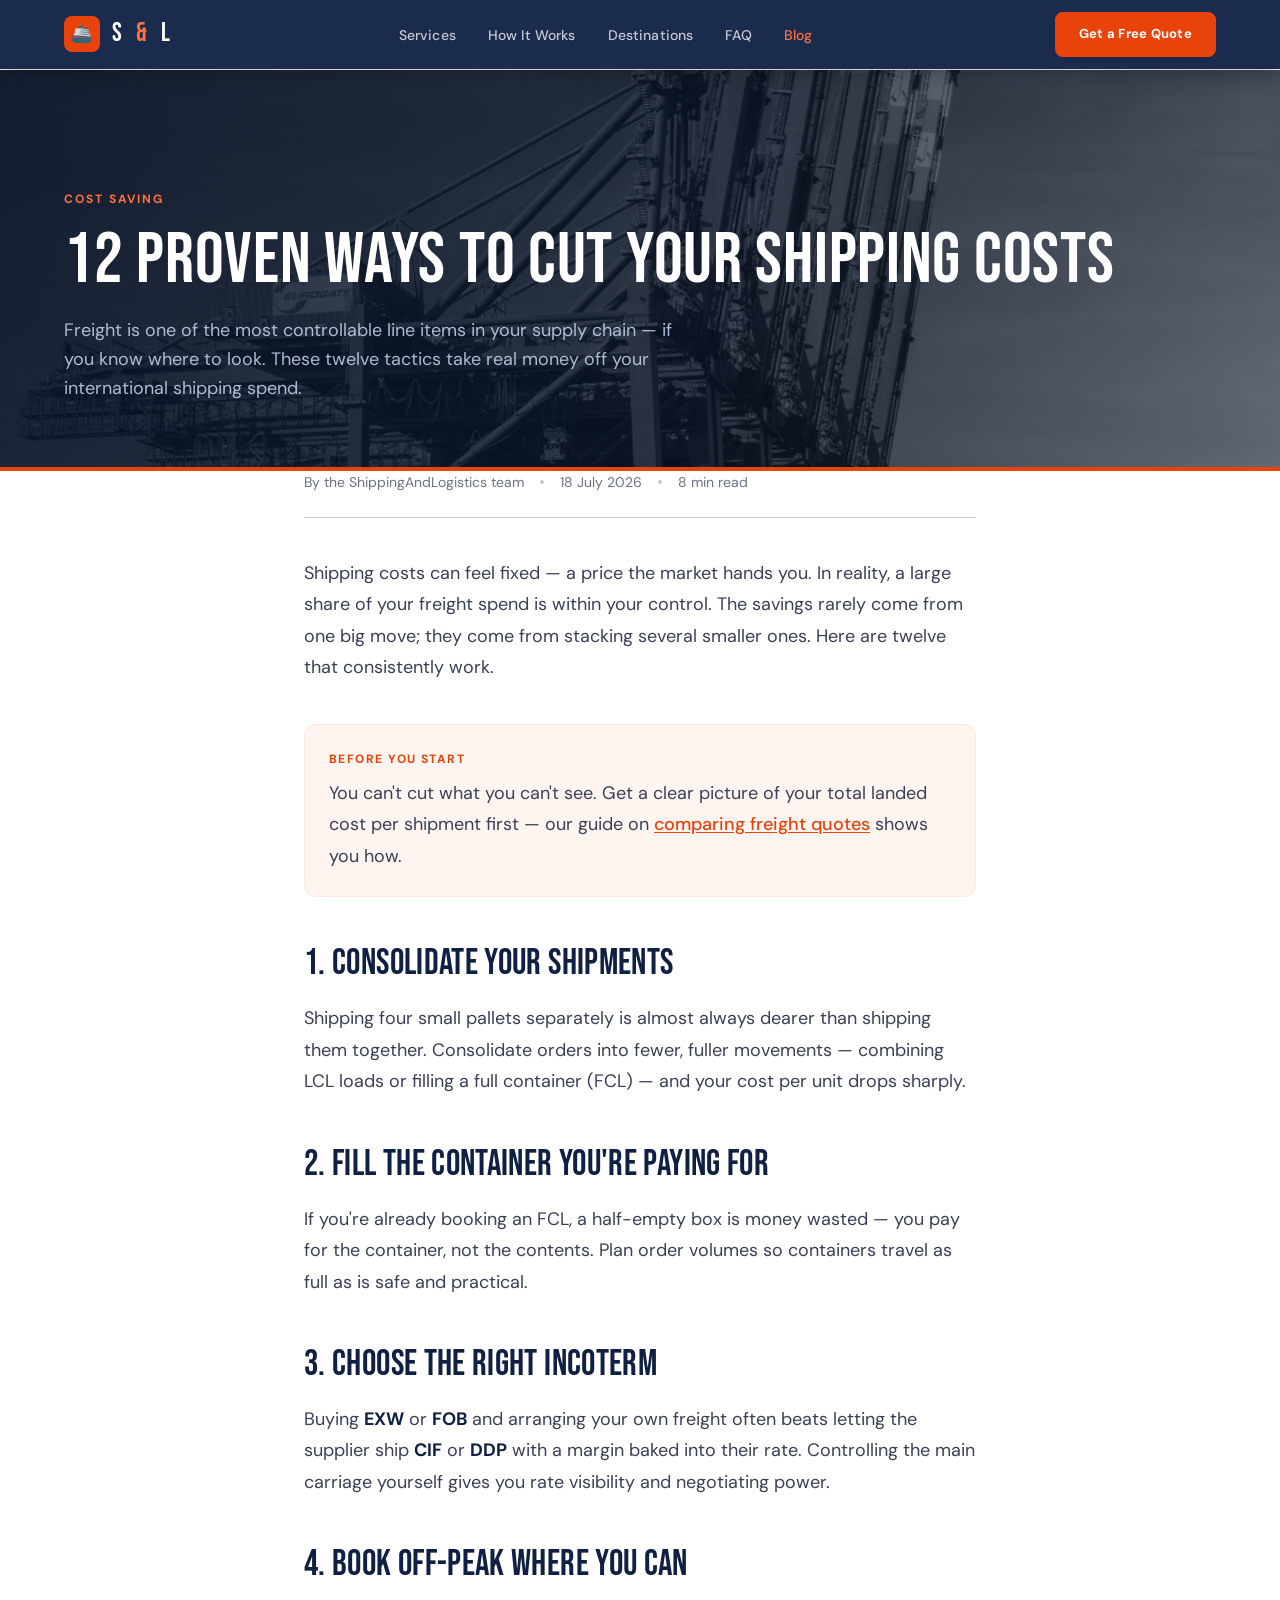
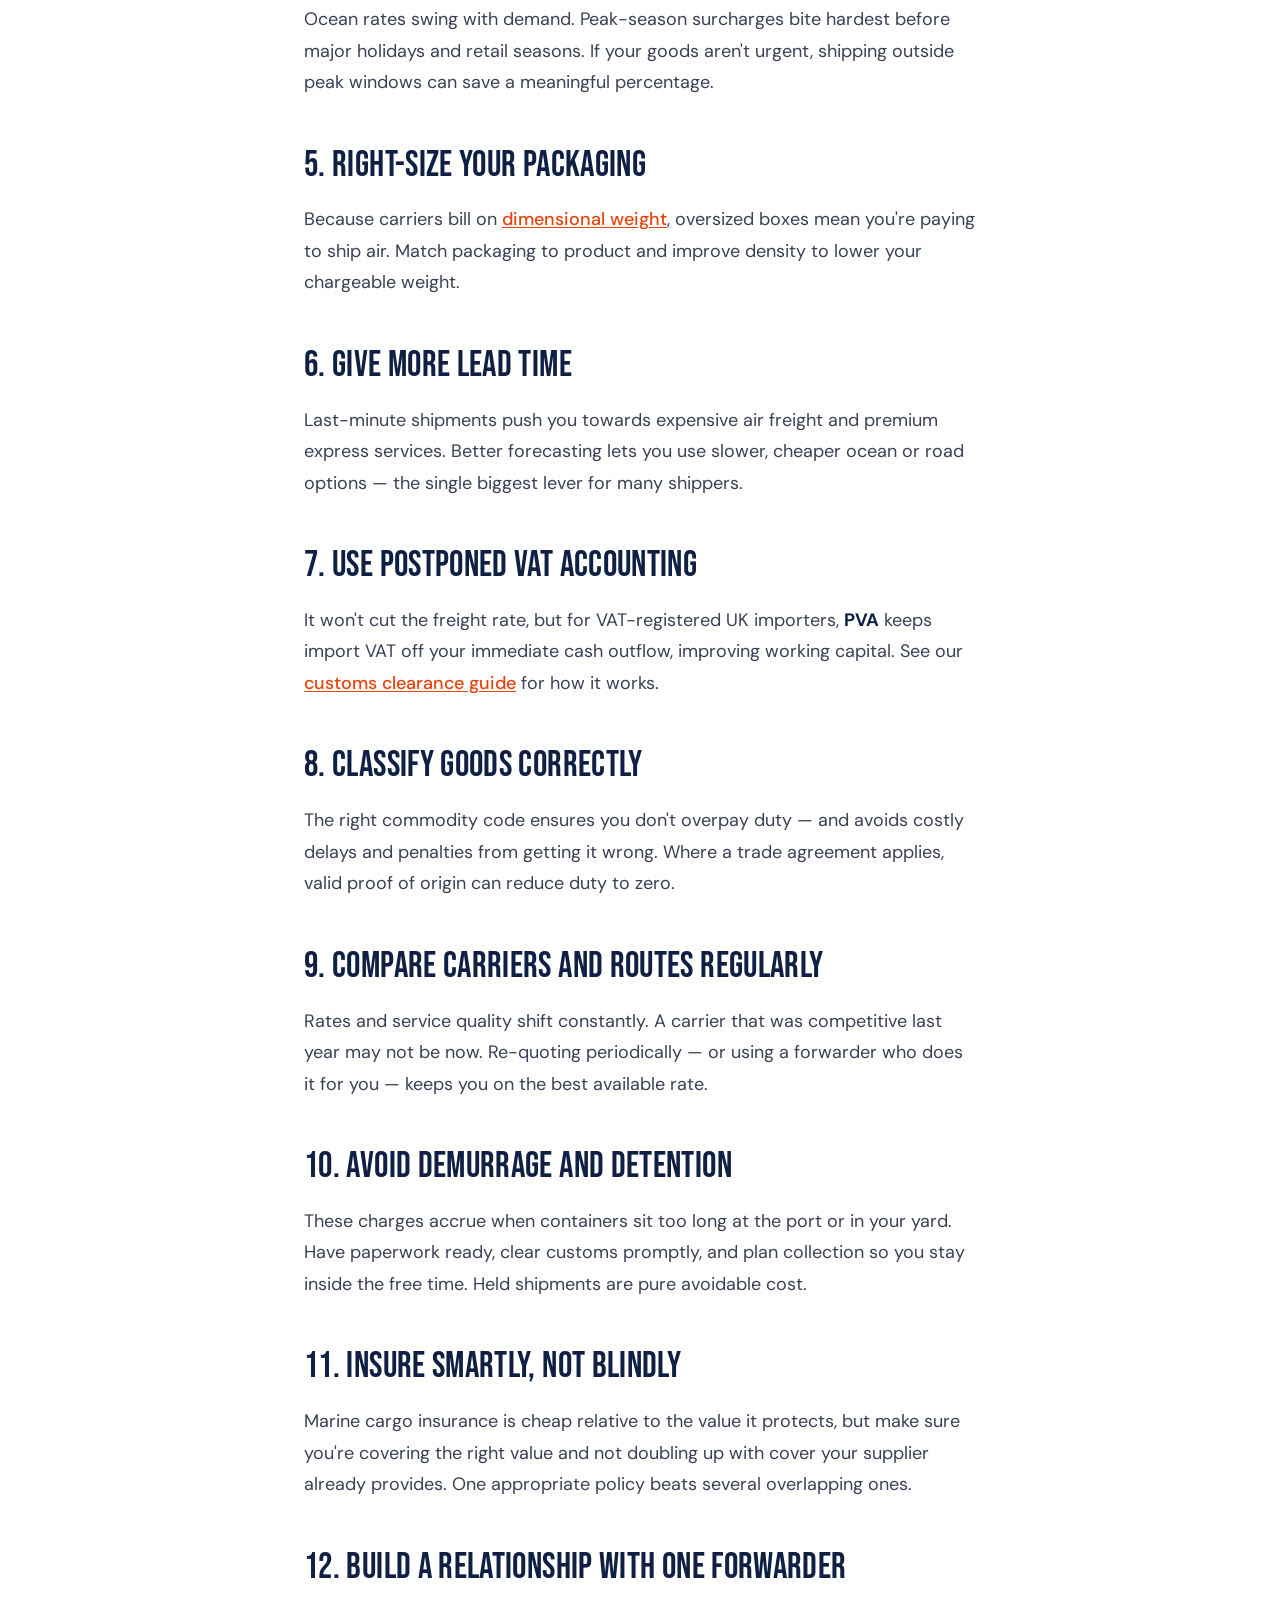
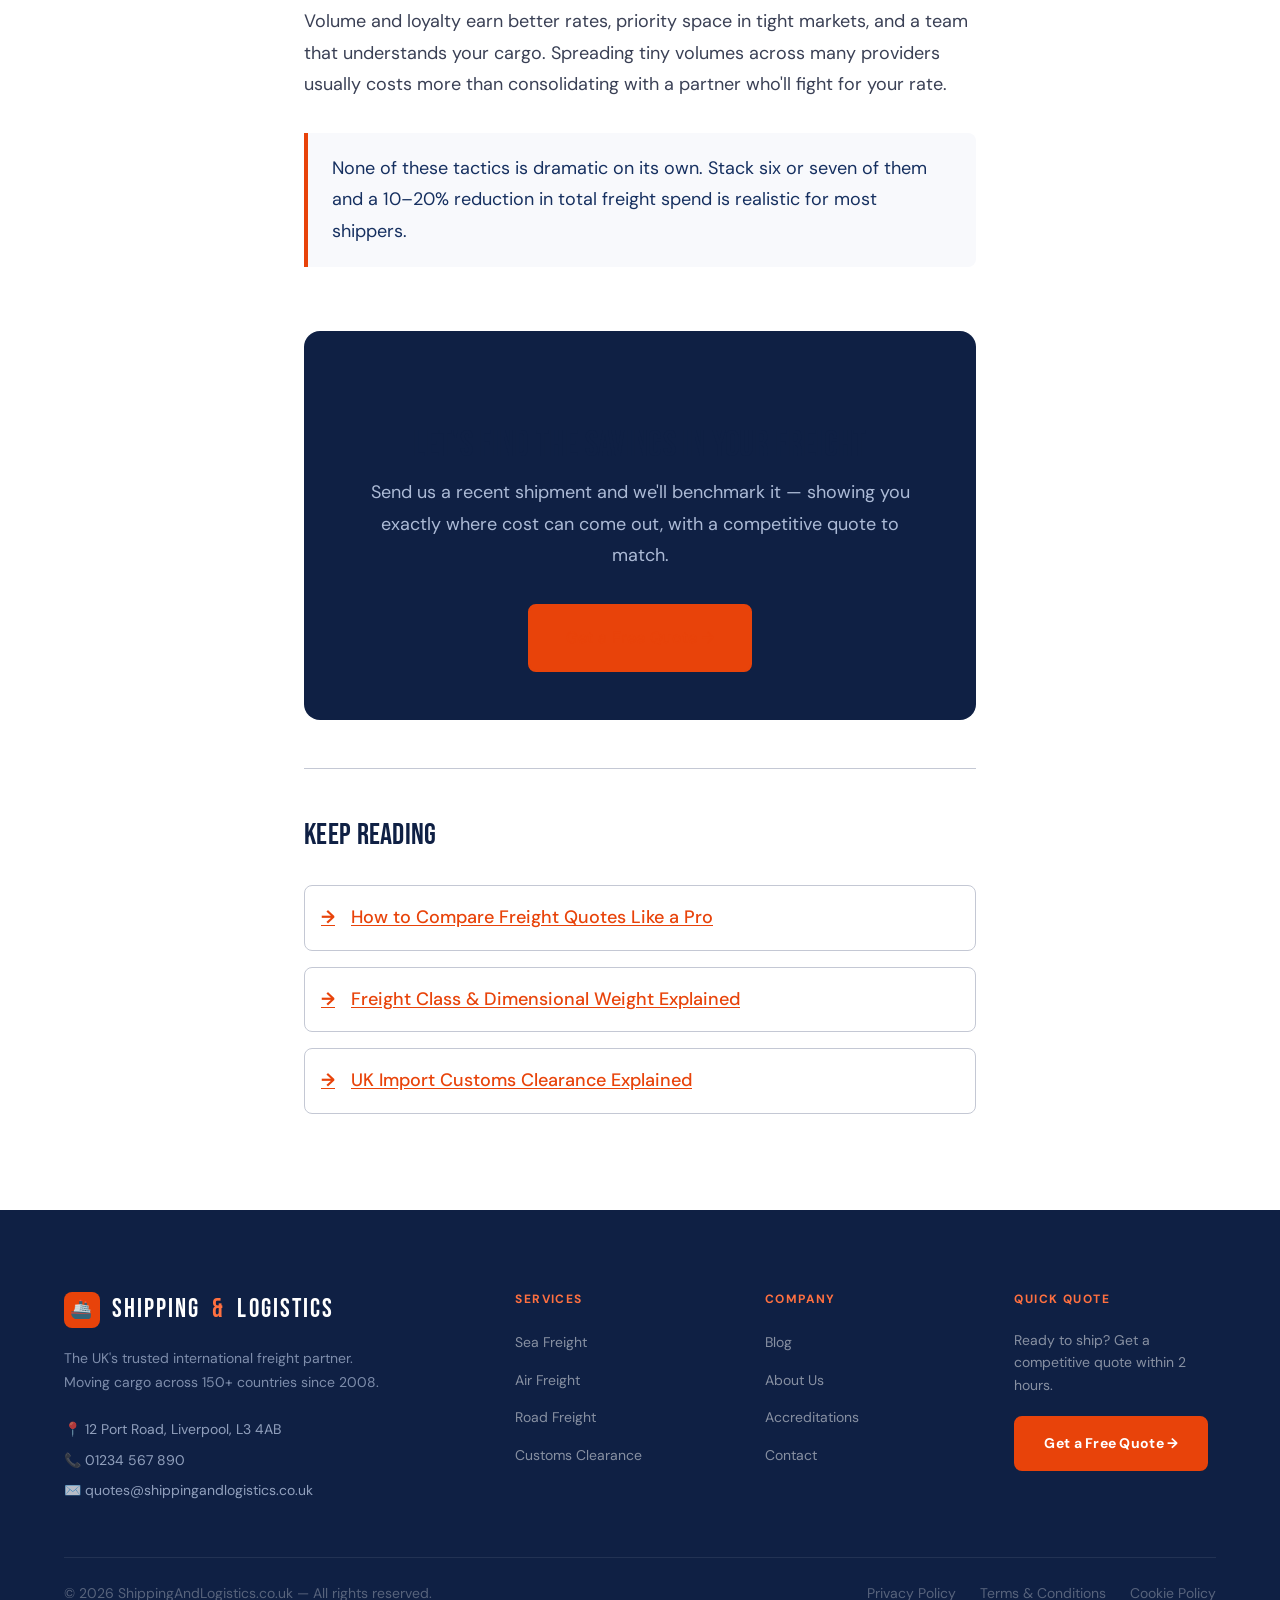
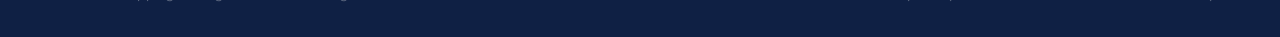
<file: blog/reduce-international-shipping-costs.html>
<!DOCTYPE html>
<html lang="en" data-theme="light">
<head>
<meta charset="UTF-8">
<meta name="viewport" content="width=device-width, initial-scale=1.0">
<title>12 Proven Ways to Reduce Your International Shipping Costs (2026)</title>
<meta name="description" content="Practical, proven tactics to cut international freight costs: consolidation, the right Incoterms, off-peak booking, better packing, and smarter carrier choices for UK shippers.">
<meta name="keywords" content="reduce shipping costs, lower freight costs, save on international shipping, freight consolidation, cheaper shipping UK, cut logistics costs">
<link rel="canonical" href="https://www.shippingandlogistics.co.uk/blog/reduce-international-shipping-costs.html">
<meta name="robots" content="index, follow">
<meta property="og:type" content="article">
<meta property="og:title" content="12 Proven Ways to Reduce Your International Shipping Costs">
<meta property="og:description" content="From consolidation and Incoterms to off-peak booking, these tactics trim real money off your freight spend.">
<meta property="og:url" content="https://www.shippingandlogistics.co.uk/blog/reduce-international-shipping-costs.html">
<meta property="og:site_name" content="ShippingAndLogistics.co.uk">
<meta property="og:image" content="https://www.shippingandlogistics.co.uk/assets/images/reduce-costs.jpg">
<meta property="article:published_time" content="2026-07-18">
<meta name="twitter:card" content="summary_large_image">
<link rel="preconnect" href="https://fonts.googleapis.com">
<link rel="preconnect" href="https://fonts.gstatic.com" crossorigin>
<link href="https://fonts.googleapis.com/css2?family=Bebas+Neue&family=DM+Sans:ital,opsz,wght@0,9..40,300;0,9..40,400;0,9..40,500;1,9..40,300&display=swap" rel="stylesheet">
<link rel="stylesheet" href="../assets/css/blog.css">
<script type="application/ld+json">
{
  "@context": "https://schema.org",
  "@type": "Article",
  "headline": "12 Proven Ways to Reduce Your International Shipping Costs",
  "description": "Practical tactics to cut international freight costs for UK shippers.",
  "datePublished": "2026-07-18",
  "dateModified": "2026-07-18",
  "author": { "@type": "Organization", "name": "ShippingAndLogistics.co.uk" },
  "publisher": { "@type": "Organization", "name": "ShippingAndLogistics.co.uk" },
  "mainEntityOfPage": "https://www.shippingandlogistics.co.uk/blog/reduce-international-shipping-costs.html"
}
</script>
</head>
<body>

<nav class="nav" id="nav">
  <div class="container">
    <div class="nav-inner">
      <a href="../index.html" class="nav-logo"><div class="nav-logo-icon">🚢</div>S<span>&amp;</span>L</a>
      <ul class="nav-links">
        <li><a href="../index.html#services">Services</a></li>
        <li><a href="../index.html#how">How It Works</a></li>
        <li><a href="../index.html#destinations">Destinations</a></li>
        <li><a href="../index.html#faq">FAQ</a></li>
        <li><a href="index.html" class="active">Blog</a></li>
      </ul>
      <div class="nav-cta"><a href="../index.html#quote" class="btn btn-primary" style="padding: 10px 22px; font-size: 0.8125rem;">Get a Free Quote</a></div>
      <button class="nav-mobile-toggle" id="mobileToggle" aria-label="Open menu"><span></span><span></span><span></span></button>
    </div>
  </div>
</nav>
<div class="nav-mobile-menu" id="mobileMenu">
  <button class="nav-mobile-close" id="mobileClose" aria-label="Close menu">✕</button>
  <a href="../index.html#services" onclick="closeMobileMenu()">Services</a>
  <a href="../index.html#how" onclick="closeMobileMenu()">How It Works</a>
  <a href="index.html" onclick="closeMobileMenu()">Blog</a>
  <a href="../index.html#quote" onclick="closeMobileMenu()" style="color: var(--c-orange-400);">Get a Quote</a>
</div>

<div class="container">
  <nav class="breadcrumbs" aria-label="Breadcrumb">
    <a href="../index.html">Home</a><span>/</span><a href="index.html">Blog</a><span>/</span>Reduce shipping costs
  </nav>
</div>

<header class="blog-hero has-photo" style="background-image: url('../assets/images/reduce-costs.jpg');">
  <div class="container">
    <div class="blog-hero-eyebrow">Cost Saving</div>
    <h1>12 Proven Ways to Cut Your Shipping Costs</h1>
    <p>Freight is one of the most controllable line items in your supply chain — if you know where to look. These twelve tactics take real money off your international shipping spend.</p>
  </div>
</header>

<article class="article-wrap">
  <div class="article-meta">
    <span>By the ShippingAndLogistics team</span><span class="dot"></span>
    <time datetime="2026-07-18">18 July 2026</time><span class="dot"></span>
    <span>8 min read</span>
  </div>

  <div class="article-body">
    <p>Shipping costs can feel fixed — a price the market hands you. In reality, a large share of your freight spend is within your control. The savings rarely come from one big move; they come from stacking several smaller ones. Here are twelve that consistently work.</p>

    <div class="key-takeaway">
      <div class="label">Before you start</div>
      You can't cut what you can't see. Get a clear picture of your total landed cost per shipment first — our guide on <a href="how-to-compare-freight-quotes.html">comparing freight quotes</a> shows you how.
    </div>

    <h2>1. Consolidate your shipments</h2>
    <p>Shipping four small pallets separately is almost always dearer than shipping them together. Consolidate orders into fewer, fuller movements — combining LCL loads or filling a full container (FCL) — and your cost per unit drops sharply.</p>

    <h2>2. Fill the container you're paying for</h2>
    <p>If you're already booking an FCL, a half-empty box is money wasted — you pay for the container, not the contents. Plan order volumes so containers travel as full as is safe and practical.</p>

    <h2>3. Choose the right Incoterm</h2>
    <p>Buying <strong>EXW</strong> or <strong>FOB</strong> and arranging your own freight often beats letting the supplier ship <strong>CIF</strong> or <strong>DDP</strong> with a margin baked into their rate. Controlling the main carriage yourself gives you rate visibility and negotiating power.</p>

    <h2>4. Book off-peak where you can</h2>
    <p>Ocean rates swing with demand. Peak-season surcharges bite hardest before major holidays and retail seasons. If your goods aren't urgent, shipping outside peak windows can save a meaningful percentage.</p>

    <h2>5. Right-size your packaging</h2>
    <p>Because carriers bill on <a href="freight-class-and-dimensional-weight.html">dimensional weight</a>, oversized boxes mean you're paying to ship air. Match packaging to product and improve density to lower your chargeable weight.</p>

    <h2>6. Give more lead time</h2>
    <p>Last-minute shipments push you towards expensive air freight and premium express services. Better forecasting lets you use slower, cheaper ocean or road options — the single biggest lever for many shippers.</p>

    <h2>7. Use Postponed VAT Accounting</h2>
    <p>It won't cut the freight rate, but for VAT-registered UK importers, <strong>PVA</strong> keeps import VAT off your immediate cash outflow, improving working capital. See our <a href="uk-customs-clearance-guide.html">customs clearance guide</a> for how it works.</p>

    <h2>8. Classify goods correctly</h2>
    <p>The right commodity code ensures you don't overpay duty — and avoids costly delays and penalties from getting it wrong. Where a trade agreement applies, valid proof of origin can reduce duty to zero.</p>

    <h2>9. Compare carriers and routes regularly</h2>
    <p>Rates and service quality shift constantly. A carrier that was competitive last year may not be now. Re-quoting periodically — or using a forwarder who does it for you — keeps you on the best available rate.</p>

    <h2>10. Avoid demurrage and detention</h2>
    <p>These charges accrue when containers sit too long at the port or in your yard. Have paperwork ready, clear customs promptly, and plan collection so you stay inside the free time. Held shipments are pure avoidable cost.</p>

    <h2>11. Insure smartly, not blindly</h2>
    <p>Marine cargo insurance is cheap relative to the value it protects, but make sure you're covering the right value and not doubling up with cover your supplier already provides. One appropriate policy beats several overlapping ones.</p>

    <h2>12. Build a relationship with one forwarder</h2>
    <p>Volume and loyalty earn better rates, priority space in tight markets, and a team that understands your cargo. Spreading tiny volumes across many providers usually costs more than consolidating with a partner who'll fight for your rate.</p>

    <blockquote>None of these tactics is dramatic on its own. Stack six or seven of them and a 10–20% reduction in total freight spend is realistic for most shippers.</blockquote>

    <div class="article-cta">
      <h2>Let's find the savings in your freight</h2>
      <p>Send us a recent shipment and we'll benchmark it — showing you exactly where cost can come out, with a competitive quote to match.</p>
      <a href="../index.html#quote" class="btn btn-primary btn-lg">Get a Free Quote →</a>
    </div>

    <div class="related">
      <div class="related-title">Keep reading</div>
      <div class="related-list">
        <a href="how-to-compare-freight-quotes.html"><span class="arrow">→</span> How to Compare Freight Quotes Like a Pro</a>
        <a href="freight-class-and-dimensional-weight.html"><span class="arrow">→</span> Freight Class &amp; Dimensional Weight Explained</a>
        <a href="uk-customs-clearance-guide.html"><span class="arrow">→</span> UK Import Customs Clearance Explained</a>
      </div>
    </div>
  </div>
</article>

<footer class="footer">
  <div class="container">
    <div class="footer-grid">
      <div>
        <div class="nav-logo" style="margin-bottom: var(--space-4);"><div class="nav-logo-icon">🚢</div>Shipping<span>&amp;</span>Logistics</div>
        <p class="footer-brand-tagline">The UK's trusted international freight partner. Moving cargo across 150+ countries since 2008.</p>
        <div class="footer-contact-item">📍 12 Port Road, Liverpool, L3 4AB</div>
        <div class="footer-contact-item">📞 01234 567 890</div>
        <div class="footer-contact-item">✉️ quotes@shippingandlogistics.co.uk</div>
      </div>
      <div>
        <div class="footer-col-title">Services</div>
        <ul class="footer-links">
          <li><a href="../index.html#services">Sea Freight</a></li>
          <li><a href="../index.html#services">Air Freight</a></li>
          <li><a href="../index.html#services">Road Freight</a></li>
          <li><a href="../index.html#services">Customs Clearance</a></li>
        </ul>
      </div>
      <div>
        <div class="footer-col-title">Company</div>
        <ul class="footer-links">
          <li><a href="index.html">Blog</a></li>
          <li><a href="../index.html#">About Us</a></li>
          <li><a href="../index.html#">Accreditations</a></li>
          <li><a href="../index.html#">Contact</a></li>
        </ul>
      </div>
      <div>
        <div class="footer-col-title">Quick Quote</div>
        <p style="font-size:var(--text-sm); color: rgba(255,255,255,0.5); margin-bottom: var(--space-5); line-height: 1.6;">Ready to ship? Get a competitive quote within 2 hours.</p>
        <a href="../index.html#quote" class="btn btn-primary" style="display:inline-flex;">Get a Free Quote →</a>
      </div>
    </div>
    <div class="footer-bottom">
      <div class="footer-copy">© 2026 ShippingAndLogistics.co.uk — All rights reserved.</div>
      <div class="footer-legal">
        <a href="../index.html#">Privacy Policy</a>
        <a href="../index.html#">Terms &amp; Conditions</a>
        <a href="../index.html#">Cookie Policy</a>
      </div>
    </div>
  </div>
</footer>

<script src="../assets/js/blog.js"></script>
</body>
</html>
</file>
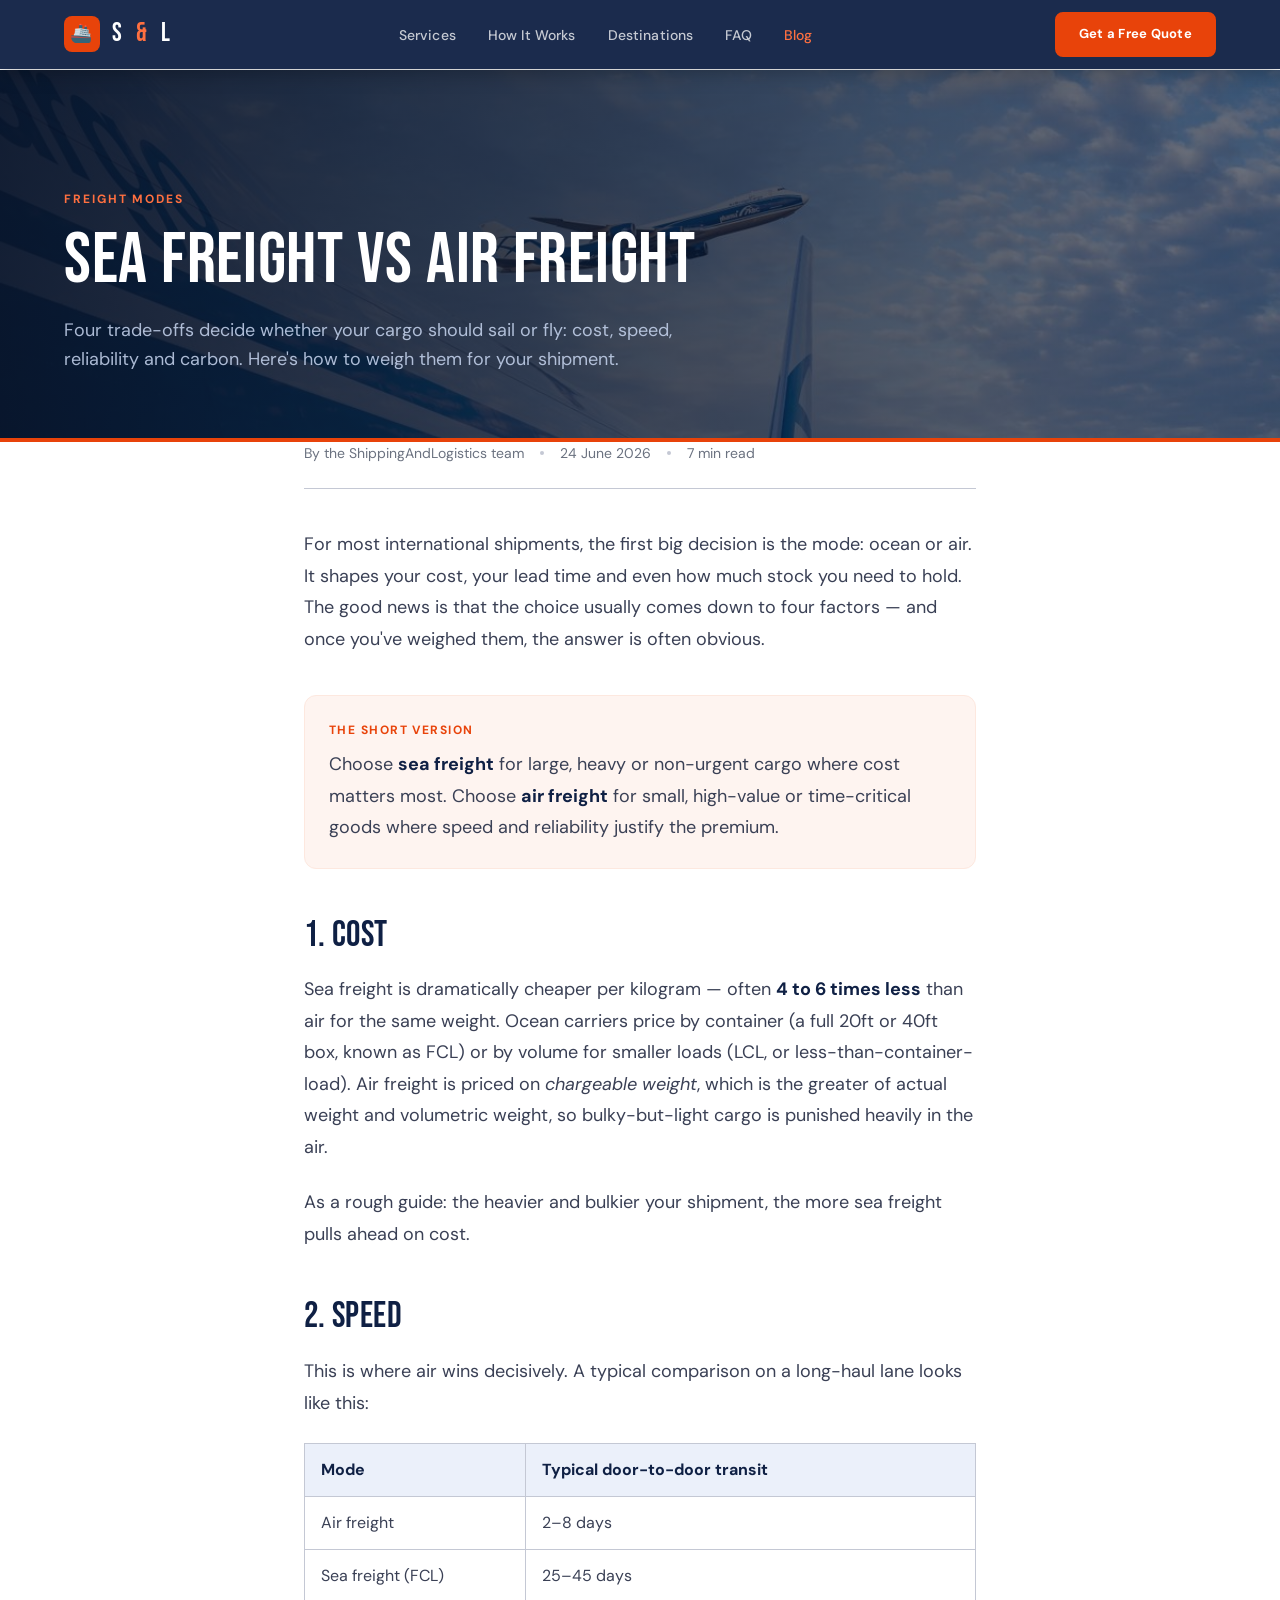
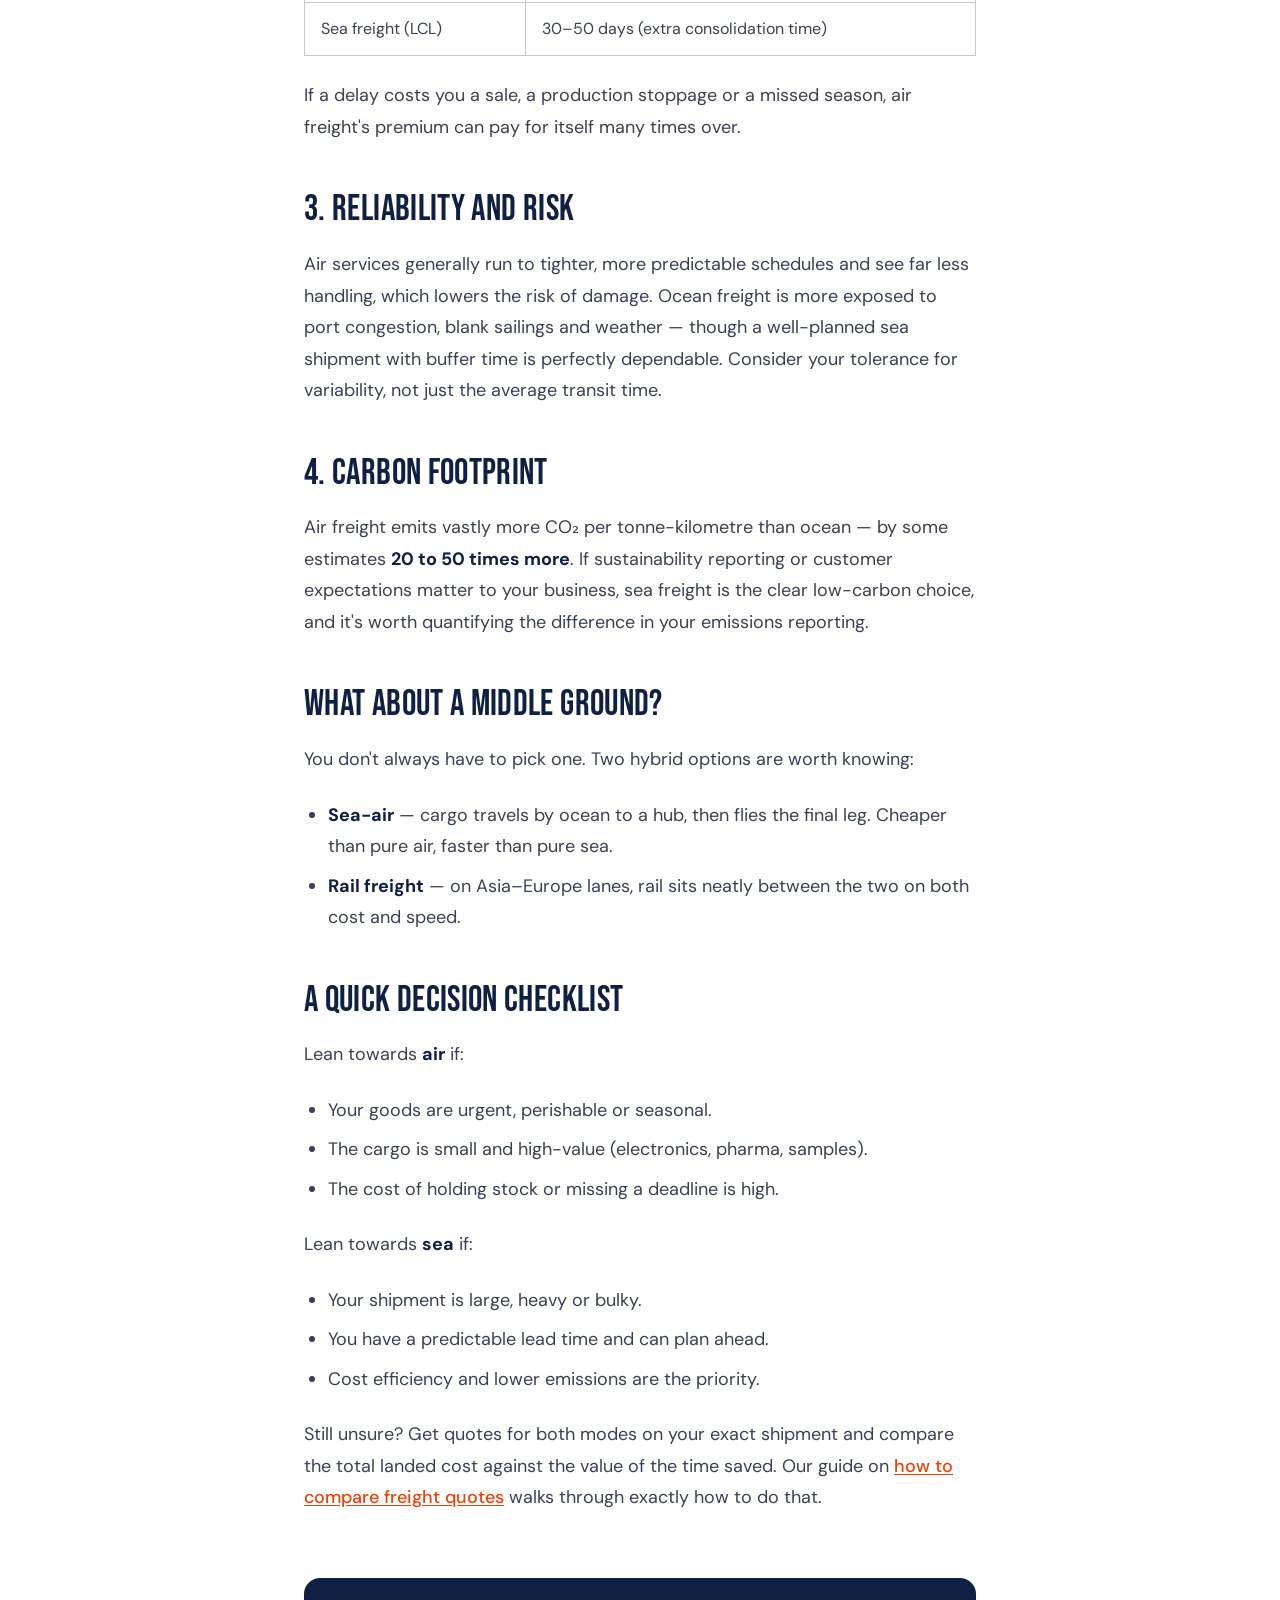
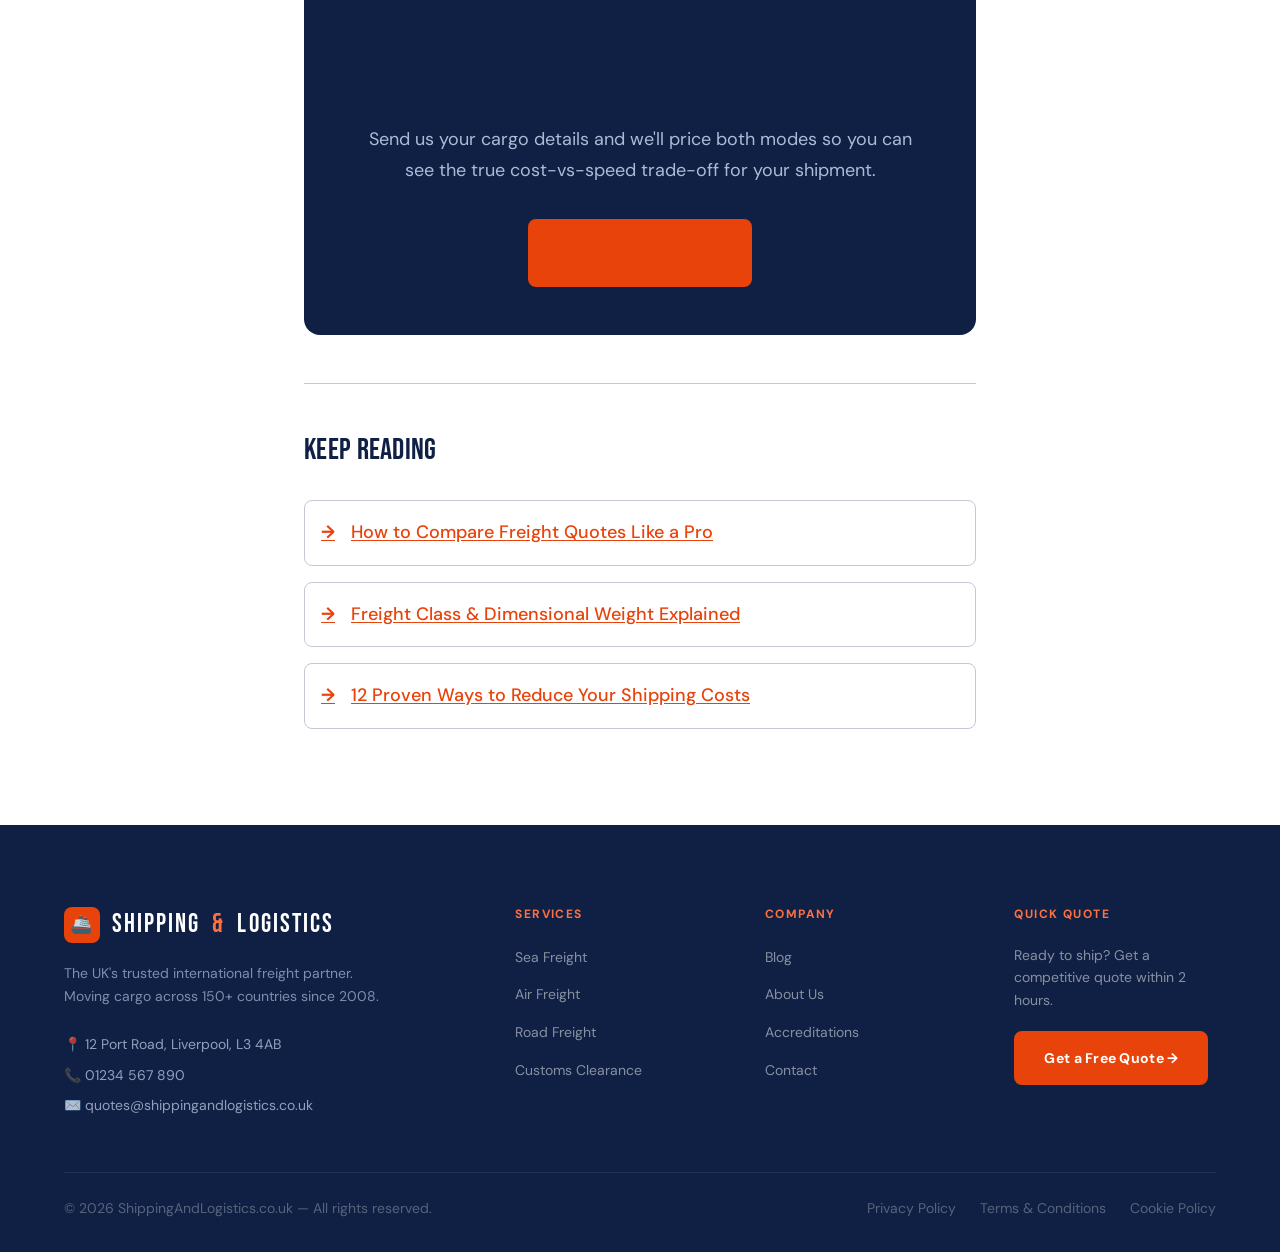
<file: blog/sea-freight-vs-air-freight.html>
<!DOCTYPE html>
<html lang="en" data-theme="light">
<head>
<meta charset="UTF-8">
<meta name="viewport" content="width=device-width, initial-scale=1.0">
<title>Sea Freight vs Air Freight: Which Is Right for Your Cargo? (2026)</title>
<meta name="description" content="Sea freight vs air freight compared on cost, speed, reliability and carbon. A practical UK guide to choosing the right mode for your shipment — with a quick decision checklist.">
<meta name="keywords" content="sea freight vs air freight, ocean vs air freight, air freight cost, sea freight transit time, choosing freight mode">
<link rel="canonical" href="https://www.shippingandlogistics.co.uk/blog/sea-freight-vs-air-freight.html">
<meta name="robots" content="index, follow">
<meta property="og:type" content="article">
<meta property="og:title" content="Sea Freight vs Air Freight: Which Is Right for Your Cargo?">
<meta property="og:description" content="Cost, speed, reliability and carbon — the four trade-offs that decide whether your shipment should fly or sail.">
<meta property="og:url" content="https://www.shippingandlogistics.co.uk/blog/sea-freight-vs-air-freight.html">
<meta property="og:site_name" content="ShippingAndLogistics.co.uk">
<meta property="og:image" content="https://www.shippingandlogistics.co.uk/assets/images/sea-vs-air.jpg">
<meta property="article:published_time" content="2026-06-24">
<meta name="twitter:card" content="summary_large_image">
<link rel="preconnect" href="https://fonts.googleapis.com">
<link rel="preconnect" href="https://fonts.gstatic.com" crossorigin>
<link href="https://fonts.googleapis.com/css2?family=Bebas+Neue&family=DM+Sans:ital,opsz,wght@0,9..40,300;0,9..40,400;0,9..40,500;1,9..40,300&display=swap" rel="stylesheet">
<link rel="stylesheet" href="../assets/css/blog.css">
<script type="application/ld+json">
{
  "@context": "https://schema.org",
  "@type": "Article",
  "headline": "Sea Freight vs Air Freight: Which Is Right for Your Cargo?",
  "description": "Sea freight vs air freight compared on cost, speed, reliability and carbon.",
  "datePublished": "2026-06-24",
  "dateModified": "2026-06-24",
  "author": { "@type": "Organization", "name": "ShippingAndLogistics.co.uk" },
  "publisher": { "@type": "Organization", "name": "ShippingAndLogistics.co.uk" },
  "mainEntityOfPage": "https://www.shippingandlogistics.co.uk/blog/sea-freight-vs-air-freight.html"
}
</script>
</head>
<body>

<nav class="nav" id="nav">
  <div class="container">
    <div class="nav-inner">
      <a href="../index.html" class="nav-logo"><div class="nav-logo-icon">🚢</div>S<span>&amp;</span>L</a>
      <ul class="nav-links">
        <li><a href="../index.html#services">Services</a></li>
        <li><a href="../index.html#how">How It Works</a></li>
        <li><a href="../index.html#destinations">Destinations</a></li>
        <li><a href="../index.html#faq">FAQ</a></li>
        <li><a href="index.html" class="active">Blog</a></li>
      </ul>
      <div class="nav-cta"><a href="../index.html#quote" class="btn btn-primary" style="padding: 10px 22px; font-size: 0.8125rem;">Get a Free Quote</a></div>
      <button class="nav-mobile-toggle" id="mobileToggle" aria-label="Open menu"><span></span><span></span><span></span></button>
    </div>
  </div>
</nav>
<div class="nav-mobile-menu" id="mobileMenu">
  <button class="nav-mobile-close" id="mobileClose" aria-label="Close menu">✕</button>
  <a href="../index.html#services" onclick="closeMobileMenu()">Services</a>
  <a href="../index.html#how" onclick="closeMobileMenu()">How It Works</a>
  <a href="index.html" onclick="closeMobileMenu()">Blog</a>
  <a href="../index.html#quote" onclick="closeMobileMenu()" style="color: var(--c-orange-400);">Get a Quote</a>
</div>

<div class="container">
  <nav class="breadcrumbs" aria-label="Breadcrumb">
    <a href="../index.html">Home</a><span>/</span><a href="index.html">Blog</a><span>/</span>Sea vs air freight
  </nav>
</div>

<header class="blog-hero has-photo" style="background-image: url('../assets/images/sea-vs-air.jpg');">
  <div class="container">
    <div class="blog-hero-eyebrow">Freight Modes</div>
    <h1>Sea Freight vs Air Freight</h1>
    <p>Four trade-offs decide whether your cargo should sail or fly: cost, speed, reliability and carbon. Here's how to weigh them for your shipment.</p>
  </div>
</header>

<article class="article-wrap">
  <div class="article-meta">
    <span>By the ShippingAndLogistics team</span><span class="dot"></span>
    <time datetime="2026-06-24">24 June 2026</time><span class="dot"></span>
    <span>7 min read</span>
  </div>

  <div class="article-body">
    <p>For most international shipments, the first big decision is the mode: ocean or air. It shapes your cost, your lead time and even how much stock you need to hold. The good news is that the choice usually comes down to four factors — and once you've weighed them, the answer is often obvious.</p>

    <div class="key-takeaway">
      <div class="label">The short version</div>
      Choose <strong>sea freight</strong> for large, heavy or non-urgent cargo where cost matters most. Choose <strong>air freight</strong> for small, high-value or time-critical goods where speed and reliability justify the premium.
    </div>

    <h2>1. Cost</h2>
    <p>Sea freight is dramatically cheaper per kilogram — often <strong>4 to 6 times less</strong> than air for the same weight. Ocean carriers price by container (a full 20ft or 40ft box, known as FCL) or by volume for smaller loads (LCL, or less-than-container-load). Air freight is priced on <em>chargeable weight</em>, which is the greater of actual weight and volumetric weight, so bulky-but-light cargo is punished heavily in the air.</p>
    <p>As a rough guide: the heavier and bulkier your shipment, the more sea freight pulls ahead on cost.</p>

    <h2>2. Speed</h2>
    <p>This is where air wins decisively. A typical comparison on a long-haul lane looks like this:</p>
    <table>
      <thead><tr><th>Mode</th><th>Typical door-to-door transit</th></tr></thead>
      <tbody>
        <tr><td>Air freight</td><td>2–8 days</td></tr>
        <tr><td>Sea freight (FCL)</td><td>25–45 days</td></tr>
        <tr><td>Sea freight (LCL)</td><td>30–50 days (extra consolidation time)</td></tr>
      </tbody>
    </table>
    <p>If a delay costs you a sale, a production stoppage or a missed season, air freight's premium can pay for itself many times over.</p>

    <h2>3. Reliability and risk</h2>
    <p>Air services generally run to tighter, more predictable schedules and see far less handling, which lowers the risk of damage. Ocean freight is more exposed to port congestion, blank sailings and weather — though a well-planned sea shipment with buffer time is perfectly dependable. Consider your tolerance for variability, not just the average transit time.</p>

    <h2>4. Carbon footprint</h2>
    <p>Air freight emits vastly more CO₂ per tonne-kilometre than ocean — by some estimates <strong>20 to 50 times more</strong>. If sustainability reporting or customer expectations matter to your business, sea freight is the clear low-carbon choice, and it's worth quantifying the difference in your emissions reporting.</p>

    <h2>What about a middle ground?</h2>
    <p>You don't always have to pick one. Two hybrid options are worth knowing:</p>
    <ul>
      <li><strong>Sea-air</strong> — cargo travels by ocean to a hub, then flies the final leg. Cheaper than pure air, faster than pure sea.</li>
      <li><strong>Rail freight</strong> — on Asia–Europe lanes, rail sits neatly between the two on both cost and speed.</li>
    </ul>

    <h2>A quick decision checklist</h2>
    <p>Lean towards <strong>air</strong> if:</p>
    <ul>
      <li>Your goods are urgent, perishable or seasonal.</li>
      <li>The cargo is small and high-value (electronics, pharma, samples).</li>
      <li>The cost of holding stock or missing a deadline is high.</li>
    </ul>
    <p>Lean towards <strong>sea</strong> if:</p>
    <ul>
      <li>Your shipment is large, heavy or bulky.</li>
      <li>You have a predictable lead time and can plan ahead.</li>
      <li>Cost efficiency and lower emissions are the priority.</li>
    </ul>

    <p>Still unsure? Get quotes for both modes on your exact shipment and compare the total landed cost against the value of the time saved. Our guide on <a href="how-to-compare-freight-quotes.html">how to compare freight quotes</a> walks through exactly how to do that.</p>

    <div class="article-cta">
      <h2>Get sea and air quotes side by side</h2>
      <p>Send us your cargo details and we'll price both modes so you can see the true cost-vs-speed trade-off for your shipment.</p>
      <a href="../index.html#quote" class="btn btn-primary btn-lg">Get a Free Quote →</a>
    </div>

    <div class="related">
      <div class="related-title">Keep reading</div>
      <div class="related-list">
        <a href="how-to-compare-freight-quotes.html"><span class="arrow">→</span> How to Compare Freight Quotes Like a Pro</a>
        <a href="freight-class-and-dimensional-weight.html"><span class="arrow">→</span> Freight Class &amp; Dimensional Weight Explained</a>
        <a href="reduce-international-shipping-costs.html"><span class="arrow">→</span> 12 Proven Ways to Reduce Your Shipping Costs</a>
      </div>
    </div>
  </div>
</article>

<footer class="footer">
  <div class="container">
    <div class="footer-grid">
      <div>
        <div class="nav-logo" style="margin-bottom: var(--space-4);"><div class="nav-logo-icon">🚢</div>Shipping<span>&amp;</span>Logistics</div>
        <p class="footer-brand-tagline">The UK's trusted international freight partner. Moving cargo across 150+ countries since 2008.</p>
        <div class="footer-contact-item">📍 12 Port Road, Liverpool, L3 4AB</div>
        <div class="footer-contact-item">📞 01234 567 890</div>
        <div class="footer-contact-item">✉️ quotes@shippingandlogistics.co.uk</div>
      </div>
      <div>
        <div class="footer-col-title">Services</div>
        <ul class="footer-links">
          <li><a href="../index.html#services">Sea Freight</a></li>
          <li><a href="../index.html#services">Air Freight</a></li>
          <li><a href="../index.html#services">Road Freight</a></li>
          <li><a href="../index.html#services">Customs Clearance</a></li>
        </ul>
      </div>
      <div>
        <div class="footer-col-title">Company</div>
        <ul class="footer-links">
          <li><a href="index.html">Blog</a></li>
          <li><a href="../index.html#">About Us</a></li>
          <li><a href="../index.html#">Accreditations</a></li>
          <li><a href="../index.html#">Contact</a></li>
        </ul>
      </div>
      <div>
        <div class="footer-col-title">Quick Quote</div>
        <p style="font-size:var(--text-sm); color: rgba(255,255,255,0.5); margin-bottom: var(--space-5); line-height: 1.6;">Ready to ship? Get a competitive quote within 2 hours.</p>
        <a href="../index.html#quote" class="btn btn-primary" style="display:inline-flex;">Get a Free Quote →</a>
      </div>
    </div>
    <div class="footer-bottom">
      <div class="footer-copy">© 2026 ShippingAndLogistics.co.uk — All rights reserved.</div>
      <div class="footer-legal">
        <a href="../index.html#">Privacy Policy</a>
        <a href="../index.html#">Terms &amp; Conditions</a>
        <a href="../index.html#">Cookie Policy</a>
      </div>
    </div>
  </div>
</footer>

<script src="../assets/js/blog.js"></script>
</body>
</html>
</file>
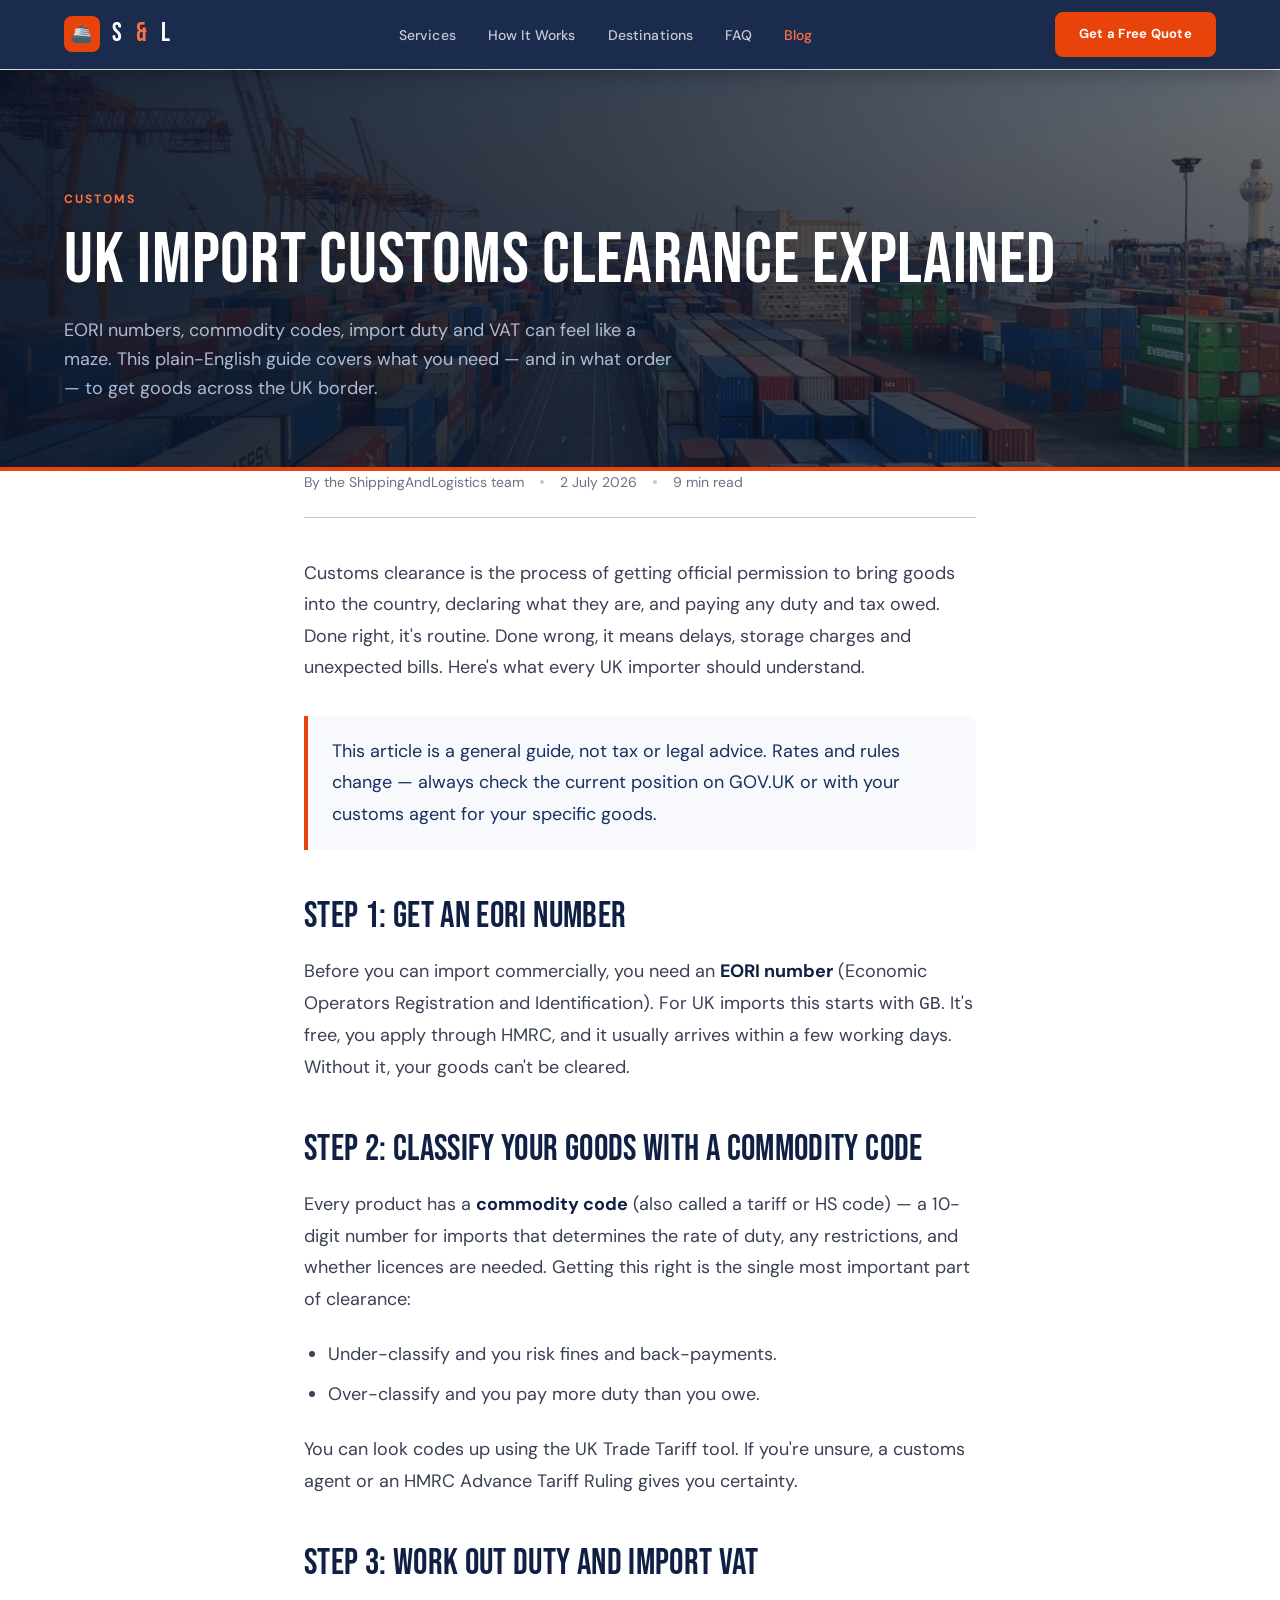
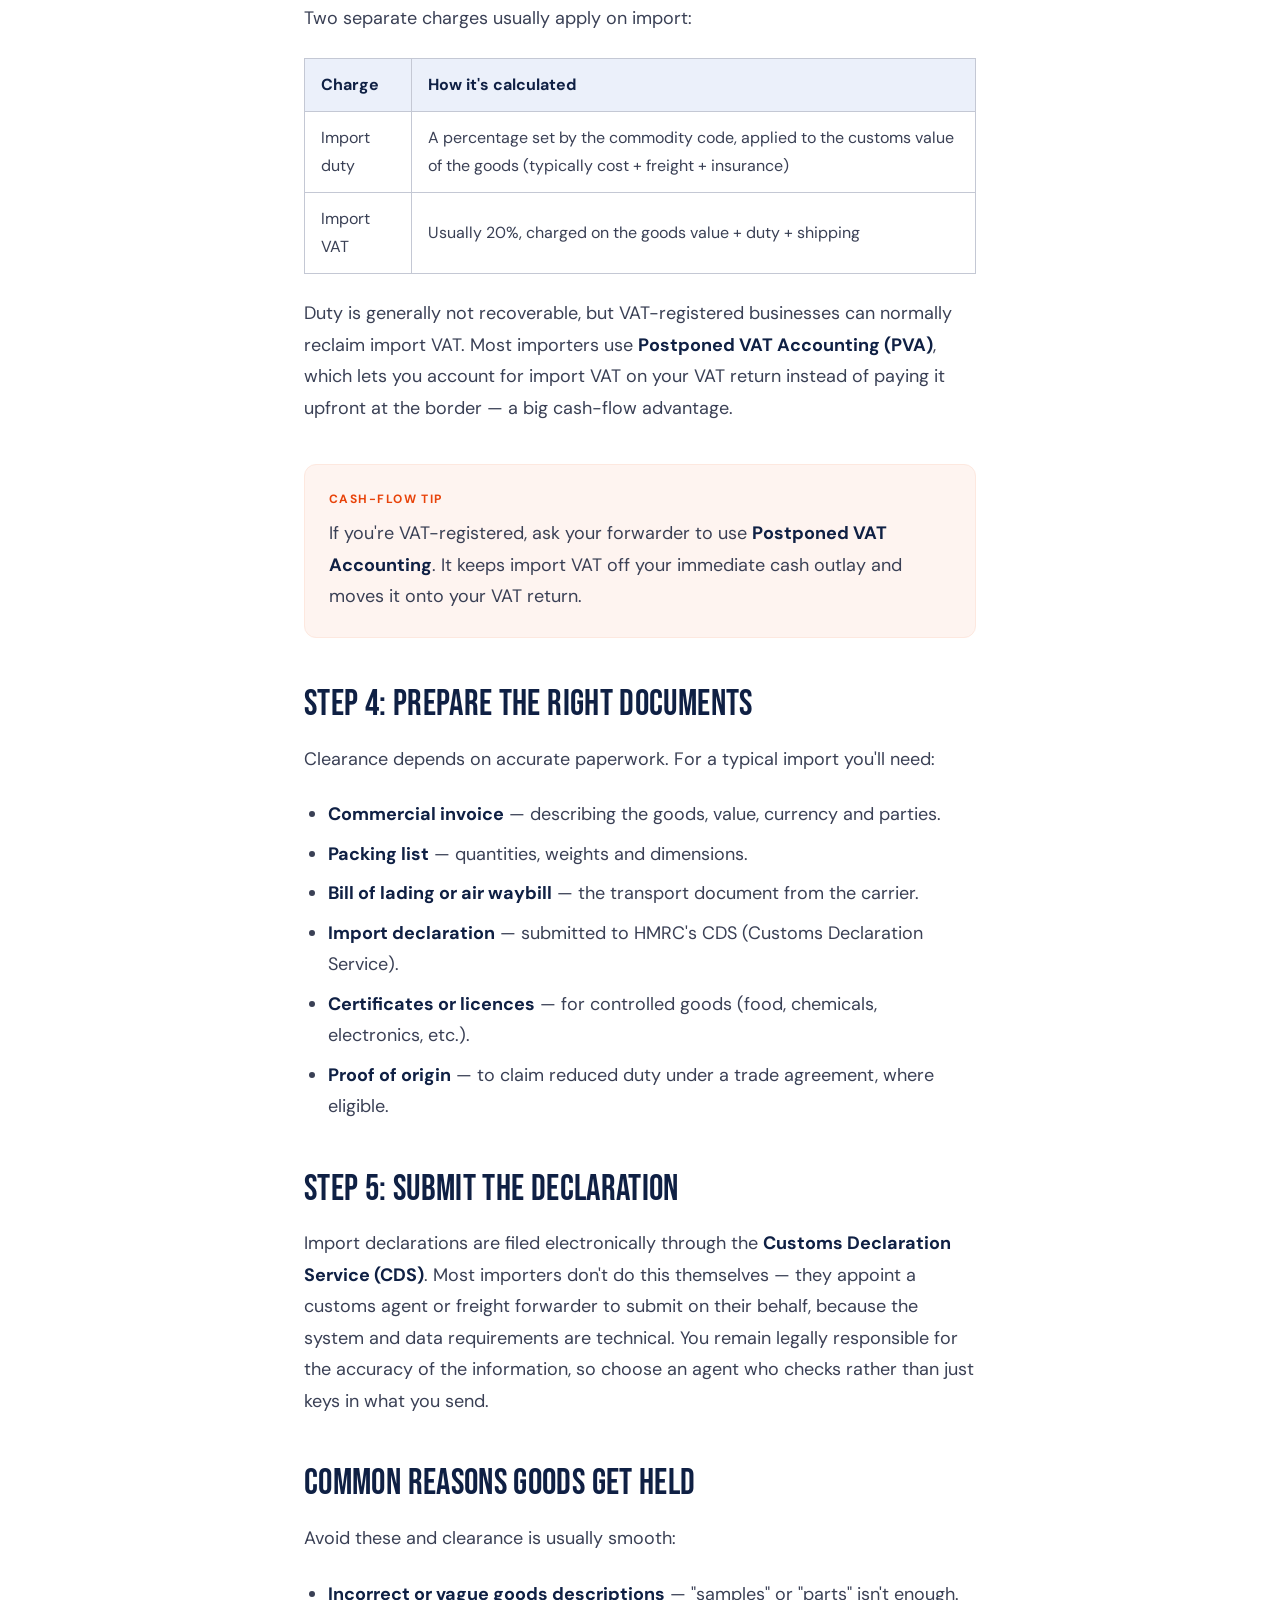
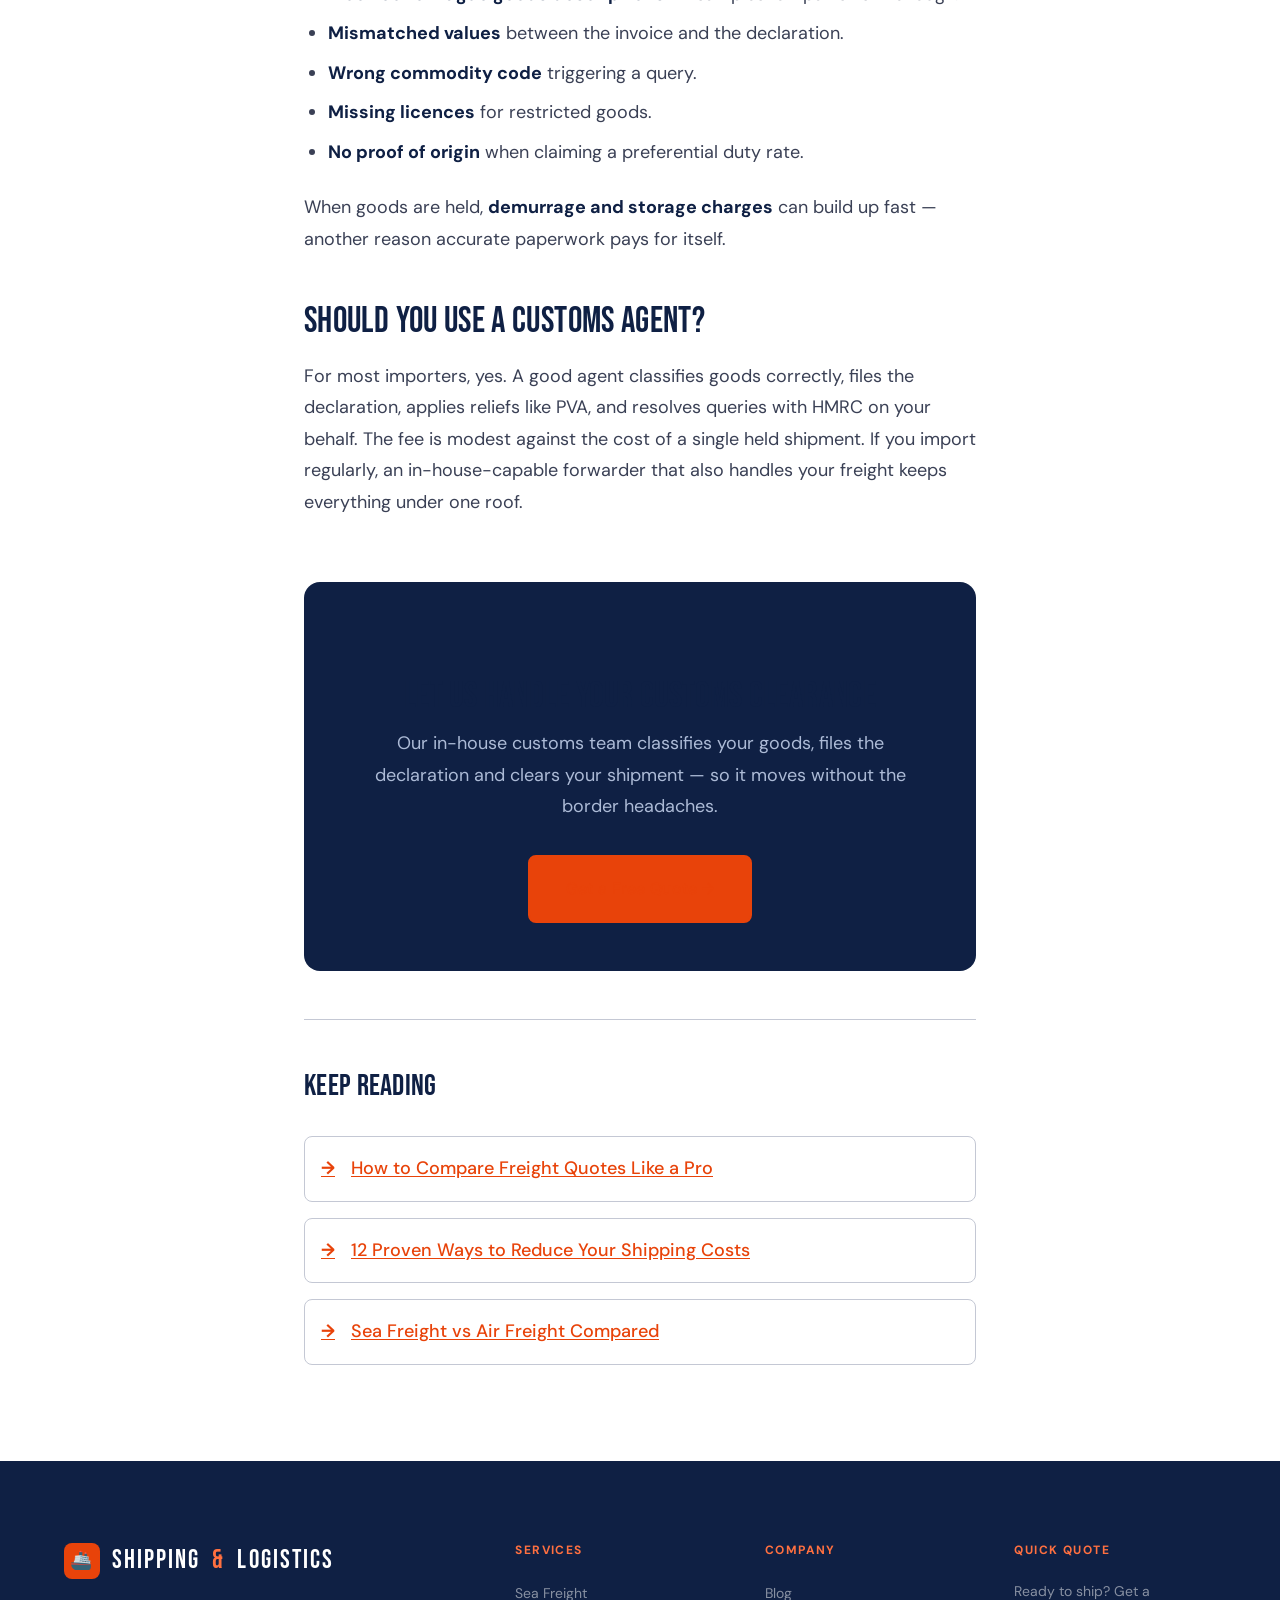
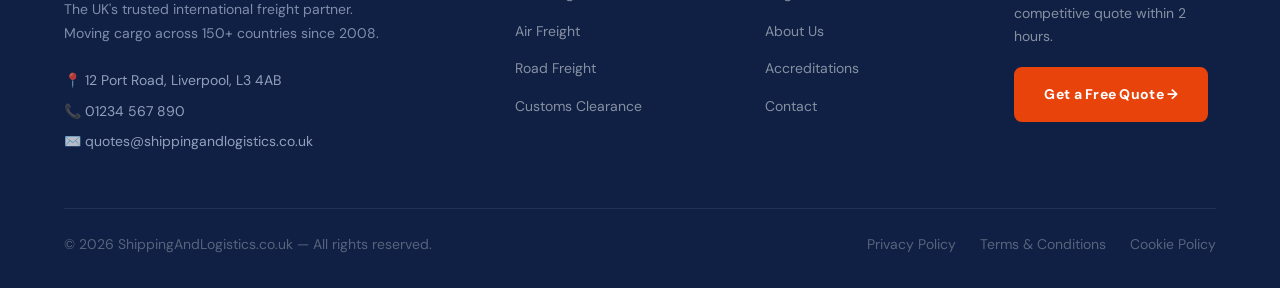
<file: blog/uk-customs-clearance-guide.html>
<!DOCTYPE html>
<html lang="en" data-theme="light">
<head>
<meta charset="UTF-8">
<meta name="viewport" content="width=device-width, initial-scale=1.0">
<title>UK Import Customs Clearance Explained: Duties, VAT &amp; Paperwork (2026)</title>
<meta name="description" content="A plain-English guide to UK import customs clearance: EORI numbers, commodity codes, import duty, import VAT, and the documents you need to get goods across the UK border.">
<meta name="keywords" content="UK customs clearance, import customs UK, EORI number, commodity code, import VAT, import duty UK, customs declaration">
<link rel="canonical" href="https://www.shippingandlogistics.co.uk/blog/uk-customs-clearance-guide.html">
<meta name="robots" content="index, follow">
<meta property="og:type" content="article">
<meta property="og:title" content="UK Import Customs Clearance Explained: Duties, VAT & Paperwork">
<meta property="og:description" content="EORI numbers, commodity codes, import VAT and the documents you need to clear goods through UK customs.">
<meta property="og:url" content="https://www.shippingandlogistics.co.uk/blog/uk-customs-clearance-guide.html">
<meta property="og:site_name" content="ShippingAndLogistics.co.uk">
<meta property="og:image" content="https://www.shippingandlogistics.co.uk/assets/images/customs-clearance.jpg">
<meta property="article:published_time" content="2026-07-02">
<meta name="twitter:card" content="summary_large_image">
<link rel="preconnect" href="https://fonts.googleapis.com">
<link rel="preconnect" href="https://fonts.gstatic.com" crossorigin>
<link href="https://fonts.googleapis.com/css2?family=Bebas+Neue&family=DM+Sans:ital,opsz,wght@0,9..40,300;0,9..40,400;0,9..40,500;1,9..40,300&display=swap" rel="stylesheet">
<link rel="stylesheet" href="../assets/css/blog.css">
<script type="application/ld+json">
{
  "@context": "https://schema.org",
  "@type": "Article",
  "headline": "UK Import Customs Clearance Explained: Duties, VAT & Paperwork",
  "description": "A plain-English guide to UK import customs clearance: EORI numbers, commodity codes, import duty, import VAT and required documents.",
  "datePublished": "2026-07-02",
  "dateModified": "2026-07-02",
  "author": { "@type": "Organization", "name": "ShippingAndLogistics.co.uk" },
  "publisher": { "@type": "Organization", "name": "ShippingAndLogistics.co.uk" },
  "mainEntityOfPage": "https://www.shippingandlogistics.co.uk/blog/uk-customs-clearance-guide.html"
}
</script>
</head>
<body>

<nav class="nav" id="nav">
  <div class="container">
    <div class="nav-inner">
      <a href="../index.html" class="nav-logo"><div class="nav-logo-icon">🚢</div>S<span>&amp;</span>L</a>
      <ul class="nav-links">
        <li><a href="../index.html#services">Services</a></li>
        <li><a href="../index.html#how">How It Works</a></li>
        <li><a href="../index.html#destinations">Destinations</a></li>
        <li><a href="../index.html#faq">FAQ</a></li>
        <li><a href="index.html" class="active">Blog</a></li>
      </ul>
      <div class="nav-cta"><a href="../index.html#quote" class="btn btn-primary" style="padding: 10px 22px; font-size: 0.8125rem;">Get a Free Quote</a></div>
      <button class="nav-mobile-toggle" id="mobileToggle" aria-label="Open menu"><span></span><span></span><span></span></button>
    </div>
  </div>
</nav>
<div class="nav-mobile-menu" id="mobileMenu">
  <button class="nav-mobile-close" id="mobileClose" aria-label="Close menu">✕</button>
  <a href="../index.html#services" onclick="closeMobileMenu()">Services</a>
  <a href="../index.html#how" onclick="closeMobileMenu()">How It Works</a>
  <a href="index.html" onclick="closeMobileMenu()">Blog</a>
  <a href="../index.html#quote" onclick="closeMobileMenu()" style="color: var(--c-orange-400);">Get a Quote</a>
</div>

<div class="container">
  <nav class="breadcrumbs" aria-label="Breadcrumb">
    <a href="../index.html">Home</a><span>/</span><a href="index.html">Blog</a><span>/</span>UK customs clearance
  </nav>
</div>

<header class="blog-hero has-photo" style="background-image: url('../assets/images/customs-clearance.jpg');">
  <div class="container">
    <div class="blog-hero-eyebrow">Customs</div>
    <h1>UK Import Customs Clearance Explained</h1>
    <p>EORI numbers, commodity codes, import duty and VAT can feel like a maze. This plain-English guide covers what you need — and in what order — to get goods across the UK border.</p>
  </div>
</header>

<article class="article-wrap">
  <div class="article-meta">
    <span>By the ShippingAndLogistics team</span><span class="dot"></span>
    <time datetime="2026-07-02">2 July 2026</time><span class="dot"></span>
    <span>9 min read</span>
  </div>

  <div class="article-body">
    <p>Customs clearance is the process of getting official permission to bring goods into the country, declaring what they are, and paying any duty and tax owed. Done right, it's routine. Done wrong, it means delays, storage charges and unexpected bills. Here's what every UK importer should understand.</p>

    <blockquote>This article is a general guide, not tax or legal advice. Rates and rules change — always check the current position on GOV.UK or with your customs agent for your specific goods.</blockquote>

    <h2>Step 1: Get an EORI number</h2>
    <p>Before you can import commercially, you need an <strong>EORI number</strong> (Economic Operators Registration and Identification). For UK imports this starts with <code>GB</code>. It's free, you apply through HMRC, and it usually arrives within a few working days. Without it, your goods can't be cleared.</p>

    <h2>Step 2: Classify your goods with a commodity code</h2>
    <p>Every product has a <strong>commodity code</strong> (also called a tariff or HS code) — a 10-digit number for imports that determines the rate of duty, any restrictions, and whether licences are needed. Getting this right is the single most important part of clearance:</p>
    <ul>
      <li>Under-classify and you risk fines and back-payments.</li>
      <li>Over-classify and you pay more duty than you owe.</li>
    </ul>
    <p>You can look codes up using the UK Trade Tariff tool. If you're unsure, a customs agent or an HMRC Advance Tariff Ruling gives you certainty.</p>

    <h2>Step 3: Work out duty and import VAT</h2>
    <p>Two separate charges usually apply on import:</p>
    <table>
      <thead><tr><th>Charge</th><th>How it's calculated</th></tr></thead>
      <tbody>
        <tr><td>Import duty</td><td>A percentage set by the commodity code, applied to the customs value of the goods (typically cost + freight + insurance)</td></tr>
        <tr><td>Import VAT</td><td>Usually 20%, charged on the goods value + duty + shipping</td></tr>
      </tbody>
    </table>
    <p>Duty is generally not recoverable, but VAT-registered businesses can normally reclaim import VAT. Most importers use <strong>Postponed VAT Accounting (PVA)</strong>, which lets you account for import VAT on your VAT return instead of paying it upfront at the border — a big cash-flow advantage.</p>

    <div class="key-takeaway">
      <div class="label">Cash-flow tip</div>
      If you're VAT-registered, ask your forwarder to use <strong>Postponed VAT Accounting</strong>. It keeps import VAT off your immediate cash outlay and moves it onto your VAT return.
    </div>

    <h2>Step 4: Prepare the right documents</h2>
    <p>Clearance depends on accurate paperwork. For a typical import you'll need:</p>
    <ul>
      <li><strong>Commercial invoice</strong> — describing the goods, value, currency and parties.</li>
      <li><strong>Packing list</strong> — quantities, weights and dimensions.</li>
      <li><strong>Bill of lading or air waybill</strong> — the transport document from the carrier.</li>
      <li><strong>Import declaration</strong> — submitted to HMRC's CDS (Customs Declaration Service).</li>
      <li><strong>Certificates or licences</strong> — for controlled goods (food, chemicals, electronics, etc.).</li>
      <li><strong>Proof of origin</strong> — to claim reduced duty under a trade agreement, where eligible.</li>
    </ul>

    <h2>Step 5: Submit the declaration</h2>
    <p>Import declarations are filed electronically through the <strong>Customs Declaration Service (CDS)</strong>. Most importers don't do this themselves — they appoint a customs agent or freight forwarder to submit on their behalf, because the system and data requirements are technical. You remain legally responsible for the accuracy of the information, so choose an agent who checks rather than just keys in what you send.</p>

    <h2>Common reasons goods get held</h2>
    <p>Avoid these and clearance is usually smooth:</p>
    <ul>
      <li><strong>Incorrect or vague goods descriptions</strong> — "samples" or "parts" isn't enough.</li>
      <li><strong>Mismatched values</strong> between the invoice and the declaration.</li>
      <li><strong>Wrong commodity code</strong> triggering a query.</li>
      <li><strong>Missing licences</strong> for restricted goods.</li>
      <li><strong>No proof of origin</strong> when claiming a preferential duty rate.</li>
    </ul>
    <p>When goods are held, <strong>demurrage and storage charges</strong> can build up fast — another reason accurate paperwork pays for itself.</p>

    <h2>Should you use a customs agent?</h2>
    <p>For most importers, yes. A good agent classifies goods correctly, files the declaration, applies reliefs like PVA, and resolves queries with HMRC on your behalf. The fee is modest against the cost of a single held shipment. If you import regularly, an in-house-capable forwarder that also handles your freight keeps everything under one roof.</p>

    <div class="article-cta">
      <h2>Let us handle your customs clearance</h2>
      <p>Our in-house customs team classifies your goods, files the declaration and clears your shipment — so it moves without the border headaches.</p>
      <a href="../index.html#quote" class="btn btn-primary btn-lg">Get a Free Quote →</a>
    </div>

    <div class="related">
      <div class="related-title">Keep reading</div>
      <div class="related-list">
        <a href="how-to-compare-freight-quotes.html"><span class="arrow">→</span> How to Compare Freight Quotes Like a Pro</a>
        <a href="reduce-international-shipping-costs.html"><span class="arrow">→</span> 12 Proven Ways to Reduce Your Shipping Costs</a>
        <a href="sea-freight-vs-air-freight.html"><span class="arrow">→</span> Sea Freight vs Air Freight Compared</a>
      </div>
    </div>
  </div>
</article>

<footer class="footer">
  <div class="container">
    <div class="footer-grid">
      <div>
        <div class="nav-logo" style="margin-bottom: var(--space-4);"><div class="nav-logo-icon">🚢</div>Shipping<span>&amp;</span>Logistics</div>
        <p class="footer-brand-tagline">The UK's trusted international freight partner. Moving cargo across 150+ countries since 2008.</p>
        <div class="footer-contact-item">📍 12 Port Road, Liverpool, L3 4AB</div>
        <div class="footer-contact-item">📞 01234 567 890</div>
        <div class="footer-contact-item">✉️ quotes@shippingandlogistics.co.uk</div>
      </div>
      <div>
        <div class="footer-col-title">Services</div>
        <ul class="footer-links">
          <li><a href="../index.html#services">Sea Freight</a></li>
          <li><a href="../index.html#services">Air Freight</a></li>
          <li><a href="../index.html#services">Road Freight</a></li>
          <li><a href="../index.html#services">Customs Clearance</a></li>
        </ul>
      </div>
      <div>
        <div class="footer-col-title">Company</div>
        <ul class="footer-links">
          <li><a href="index.html">Blog</a></li>
          <li><a href="../index.html#">About Us</a></li>
          <li><a href="../index.html#">Accreditations</a></li>
          <li><a href="../index.html#">Contact</a></li>
        </ul>
      </div>
      <div>
        <div class="footer-col-title">Quick Quote</div>
        <p style="font-size:var(--text-sm); color: rgba(255,255,255,0.5); margin-bottom: var(--space-5); line-height: 1.6;">Ready to ship? Get a competitive quote within 2 hours.</p>
        <a href="../index.html#quote" class="btn btn-primary" style="display:inline-flex;">Get a Free Quote →</a>
      </div>
    </div>
    <div class="footer-bottom">
      <div class="footer-copy">© 2026 ShippingAndLogistics.co.uk — All rights reserved.</div>
      <div class="footer-legal">
        <a href="../index.html#">Privacy Policy</a>
        <a href="../index.html#">Terms &amp; Conditions</a>
        <a href="../index.html#">Cookie Policy</a>
      </div>
    </div>
  </div>
</footer>

<script src="../assets/js/blog.js"></script>
</body>
</html>
</file>
<file: assets/css/blog.css>
/* ============================================================
   ShippingAndLogistics.co.uk — Blog stylesheet
   Reuses the landing page design system (Swiss Industrial +
   Maritime Power). Shared by /blog/index.html and articles.
   ============================================================ */
:root {
  --c-navy-950: #091428;
  --c-navy-900: #0F2044;
  --c-navy-800: #163060;
  --c-navy-700: #1E407C;
  --c-navy-600: #2A539E;
  --c-navy-100: #C8D6F0;
  --c-navy-50:  #EBF0FA;

  --c-orange-600: #E8430A;
  --c-orange-500: #F05A1F;
  --c-orange-400: #FF7040;
  --c-orange-100: #FDE8DF;
  --c-orange-50:  #FEF4F0;

  --c-slate-900: #1A1E2A;
  --c-slate-700: #3A4055;
  --c-slate-500: #6B7280;
  --c-slate-300: #C4C8D4;
  --c-slate-100: #F0F1F5;
  --c-slate-50:  #F8F9FC;

  --c-white: #FFFFFF;
  --c-success: #0D6E4A;

  --color-bg:           var(--c-white);
  --color-bg-secondary: var(--c-slate-50);
  --color-bg-dark:      var(--c-navy-900);
  --color-text:         var(--c-slate-900);
  --color-text-muted:   var(--c-slate-500);
  --color-accent:       var(--c-orange-600);
  --color-accent-hover: var(--c-orange-500);
  --color-primary:      var(--c-navy-800);
  --color-border:       var(--c-slate-300);

  --font-display: 'Bebas Neue', Impact, sans-serif;
  --font-body:    'DM Sans', sans-serif;

  --text-xs:   0.75rem;
  --text-sm:   0.875rem;
  --text-base: 1rem;
  --text-lg:   1.125rem;
  --text-xl:   1.25rem;
  --text-2xl:  1.5rem;
  --text-3xl:  1.875rem;
  --text-4xl:  2.25rem;
  --text-5xl:  3rem;
  --text-6xl:  3.75rem;
  --text-7xl:  4.5rem;

  --space-1: 0.25rem;
  --space-2: 0.5rem;
  --space-3: 0.75rem;
  --space-4: 1rem;
  --space-5: 1.25rem;
  --space-6: 1.5rem;
  --space-8: 2rem;
  --space-10: 2.5rem;
  --space-12: 3rem;
  --space-16: 4rem;
  --space-20: 5rem;
  --space-24: 6rem;

  --radius-sm: 4px;
  --radius-md: 8px;
  --radius-lg: 12px;
  --radius-xl: 16px;
  --radius-full: 9999px;

  --shadow-sm:  0 1px 3px rgba(0,0,0,0.08), 0 1px 2px rgba(0,0,0,0.04);
  --shadow-md:  0 4px 12px rgba(0,0,0,0.10), 0 2px 4px rgba(0,0,0,0.06);
  --shadow-lg:  0 16px 40px rgba(0,0,0,0.14), 0 4px 12px rgba(0,0,0,0.06);
  --shadow-xl:  0 32px 64px rgba(0,0,0,0.18);

  --dur-fast:   150ms;
  --dur-normal: 250ms;
  --dur-slow:   400ms;
  --ease:       cubic-bezier(0.4, 0, 0.2, 1);
  --ease-out:   cubic-bezier(0, 0, 0.2, 1);

  --max-w: 1200px;
  --max-w-text: 720px;
}

/* Reset & base ------------------------------------------------ */
*, *::before, *::after { box-sizing: border-box; margin: 0; padding: 0; }
html { scroll-behavior: smooth; font-size: 16px; }
body {
  font-family: var(--font-body);
  color: var(--color-text);
  background: var(--color-bg);
  line-height: 1.6;
  -webkit-font-smoothing: antialiased;
}
a { color: inherit; text-decoration: none; }
img { max-width: 100%; display: block; }

.container {
  width: 100%;
  max-width: var(--max-w);
  margin: 0 auto;
  padding: 0 var(--space-6);
}

/* Buttons ----------------------------------------------------- */
.btn {
  display: inline-flex;
  align-items: center;
  gap: var(--space-2);
  font-family: var(--font-body);
  font-size: var(--text-sm);
  font-weight: 700;
  letter-spacing: 0.02em;
  padding: 14px 28px;
  border-radius: var(--radius-md);
  border: 2px solid transparent;
  cursor: pointer;
  transition: all var(--dur-normal) var(--ease);
  white-space: nowrap;
  text-decoration: none;
}
.btn-primary {
  background: var(--c-orange-600);
  color: var(--c-white);
  border-color: var(--c-orange-600);
}
.btn-primary:hover { background: var(--c-orange-500); border-color: var(--c-orange-500); transform: translateY(-1px); box-shadow: 0 8px 24px rgba(232,67,10,0.35); }
.btn-lg { padding: 18px 36px; font-size: var(--text-base); }

/* Navigation (solid navy — blog pages have no dark hero) ------- */
.nav {
  position: fixed;
  top: 0; left: 0; right: 0;
  z-index: 100;
  padding: var(--space-3) 0;
  background: rgba(15, 32, 68, 0.95);
  backdrop-filter: blur(12px);
  box-shadow: 0 2px 20px rgba(0,0,0,0.3);
}
.nav-inner { display: flex; align-items: center; justify-content: space-between; }
.nav-logo {
  display: flex; align-items: center; gap: var(--space-3);
  font-family: var(--font-display); font-weight: 400; font-size: 1.6rem;
  color: var(--c-white); letter-spacing: 0.08em;
}
.nav-logo-icon {
  width: 36px; height: 36px; background: var(--c-orange-600);
  border-radius: var(--radius-md); display: flex; align-items: center;
  justify-content: center; font-size: 18px;
}
.nav-logo span { color: var(--c-orange-400); }
.nav-links { display: flex; align-items: center; gap: var(--space-8); list-style: none; }
.nav-links a {
  font-family: var(--font-body); font-size: var(--text-sm); font-weight: 500;
  color: rgba(255,255,255,0.75); transition: color var(--dur-fast) var(--ease);
  letter-spacing: 0.01em;
}
.nav-links a:hover, .nav-links a.active { color: var(--c-white); }
.nav-links a.active { color: var(--c-orange-400); }
.nav-cta { margin-left: var(--space-4); }
.nav-mobile-toggle {
  display: none; background: none; border: none; cursor: pointer;
  padding: var(--space-2); flex-direction: column; gap: 5px;
}
.nav-mobile-toggle span { display: block; width: 24px; height: 2px; background: var(--c-white); transition: all var(--dur-normal) var(--ease); }
.nav-mobile-menu {
  display: none; position: fixed; inset: 0; background: var(--c-navy-900);
  z-index: 99; flex-direction: column; align-items: center; justify-content: center; gap: var(--space-8);
}
.nav-mobile-menu.open { display: flex; }
.nav-mobile-menu a { font-family: var(--font-display); font-size: 3.5rem; font-weight: 400; color: var(--c-white); letter-spacing: 0.06em; line-height: 1.0; }
.nav-mobile-menu a:hover { color: var(--c-orange-400); }
.nav-mobile-close { position: absolute; top: var(--space-6); right: var(--space-6); background: none; border: none; color: var(--c-white); font-size: 2rem; cursor: pointer; }

/* Blog hero --------------------------------------------------- */
.blog-hero { background: var(--c-navy-900); color: var(--c-white); padding: calc(var(--space-24) + 40px) 0 var(--space-16); }
/* Photo header variant — used on article pages */
.blog-hero.has-photo {
  position: relative;
  padding: calc(var(--space-20) + 40px) 0 var(--space-16);
  background-size: cover;
  background-position: center;
  background-repeat: no-repeat;
  border-bottom: 4px solid var(--c-orange-600);
}
.blog-hero.has-photo::before {
  content: "";
  position: absolute; inset: 0;
  background: linear-gradient(105deg, rgba(9,20,40,0.92) 0%, rgba(9,20,40,0.78) 45%, rgba(9,20,40,0.55) 100%);
}
.blog-hero.has-photo > .container { position: relative; z-index: 1; }
.blog-hero-eyebrow {
  font-size: var(--text-xs); font-weight: 700; letter-spacing: 0.16em;
  text-transform: uppercase; color: var(--c-orange-400); margin-bottom: var(--space-4);
}
.blog-hero h1 {
  font-family: var(--font-display); font-weight: 400; letter-spacing: 0.01em;
  font-size: clamp(2.75rem, 6vw, var(--text-7xl)); line-height: 0.98; margin-bottom: var(--space-5);
}
.blog-hero p { color: var(--c-navy-100); opacity: 0.85; max-width: 52ch; font-size: var(--text-lg); }

/* Breadcrumbs ------------------------------------------------- */
.breadcrumbs { font-size: var(--text-sm); color: var(--color-text-muted); padding: var(--space-6) 0; }
.breadcrumbs a { color: var(--color-accent); }
.breadcrumbs a:hover { text-decoration: underline; }
.breadcrumbs span { margin: 0 var(--space-2); opacity: 0.5; }

/* Article listing grid --------------------------------------- */
.post-grid {
  display: grid; grid-template-columns: repeat(auto-fill, minmax(320px, 1fr));
  gap: var(--space-8); padding: var(--space-16) 0 var(--space-24);
}
.post-card {
  display: flex; flex-direction: column; background: var(--c-white);
  border: 1px solid var(--color-border); border-radius: var(--radius-lg);
  overflow: hidden; transition: transform var(--dur-normal) var(--ease), box-shadow var(--dur-normal) var(--ease);
}
.post-card:hover { transform: translateY(-4px); box-shadow: var(--shadow-lg); }
.post-card:hover .post-card-img { transform: scale(1.04); }
.post-card-figure { overflow: hidden; border-bottom: 3px solid var(--c-orange-600); background: var(--c-slate-100); }
.post-card-img { width: 100%; aspect-ratio: 16 / 9; object-fit: cover; display: block; transition: transform var(--dur-slow) var(--ease); }
.post-card-body { padding: var(--space-8); display: flex; flex-direction: column; flex: 1; }
.post-card-tag {
  align-self: flex-start; font-size: var(--text-xs); font-weight: 700; letter-spacing: 0.08em;
  text-transform: uppercase; color: var(--c-navy-700); background: var(--c-navy-50);
  padding: 4px 10px; border-radius: var(--radius-full); margin-bottom: var(--space-4);
}
.post-card-body h2 {
  font-size: var(--text-xl); font-weight: 700; line-height: 1.3; color: var(--c-navy-900);
  margin-bottom: var(--space-3); letter-spacing: -0.01em;
}
.post-card-body p { color: var(--color-text-muted); font-size: var(--text-sm); margin-bottom: var(--space-6); flex: 1; }
.post-card-meta { display: flex; align-items: center; gap: var(--space-3); font-size: var(--text-xs); color: var(--color-text-muted); }
.post-card-more { margin-top: var(--space-5); font-weight: 700; font-size: var(--text-sm); color: var(--c-orange-600); }

/* Article body ------------------------------------------------ */
.article-wrap { max-width: var(--max-w-text); margin: 0 auto; padding: 0 var(--space-6) var(--space-24); }
.article-meta { display: flex; flex-wrap: wrap; gap: var(--space-4); align-items: center; font-size: var(--text-sm); color: var(--color-text-muted); margin-bottom: var(--space-10); padding-bottom: var(--space-6); border-bottom: 1px solid var(--color-border); }
.article-meta .dot { width: 4px; height: 4px; border-radius: 50%; background: var(--color-border); }
.article-body { font-size: var(--text-lg); color: var(--c-slate-700); line-height: 1.75; }
.article-body > p { margin-bottom: var(--space-6); }
.article-body h2 {
  font-family: var(--font-display); font-weight: 400; letter-spacing: 0.01em;
  font-size: var(--text-4xl); color: var(--c-navy-900); line-height: 1.05;
  margin: var(--space-12) 0 var(--space-5);
}
.article-body h3 { font-size: var(--text-xl); font-weight: 700; color: var(--c-navy-800); margin: var(--space-8) 0 var(--space-3); }
.article-body ul, .article-body ol { margin: 0 0 var(--space-6) var(--space-6); }
.article-body li { margin-bottom: var(--space-2); }
.article-body a { color: var(--c-orange-600); font-weight: 500; text-decoration: underline; text-underline-offset: 2px; }
.article-body a:hover { color: var(--c-orange-500); }
.article-body strong { color: var(--c-navy-900); }
.article-body blockquote {
  border-left: 4px solid var(--c-orange-600); background: var(--c-slate-50);
  padding: var(--space-5) var(--space-6); margin: var(--space-8) 0; border-radius: 0 var(--radius-md) var(--radius-md) 0;
  font-size: var(--text-lg); color: var(--c-navy-800);
}
.article-body table { width: 100%; border-collapse: collapse; margin: var(--space-6) 0; font-size: var(--text-base); }
.article-body th, .article-body td { border: 1px solid var(--color-border); padding: var(--space-3) var(--space-4); text-align: left; }
.article-body th { background: var(--c-navy-50); font-weight: 700; color: var(--c-navy-900); }
.key-takeaway {
  background: var(--c-orange-50); border: 1px solid var(--c-orange-100);
  border-radius: var(--radius-lg); padding: var(--space-6); margin: var(--space-10) 0;
}
.key-takeaway .label { font-size: var(--text-xs); font-weight: 700; letter-spacing: 0.12em; text-transform: uppercase; color: var(--c-orange-600); margin-bottom: var(--space-2); }

/* CTA band ---------------------------------------------------- */
.article-cta {
  background: var(--c-navy-900); border-radius: var(--radius-xl); color: var(--c-white);
  padding: var(--space-12); text-align: center; margin: var(--space-16) 0 var(--space-8);
}
.article-cta h2 { font-family: var(--font-display); font-weight: 400; font-size: var(--text-4xl); margin-bottom: var(--space-3); letter-spacing: 0.01em; }
.article-cta p { color: var(--c-navy-100); opacity: 0.85; margin-bottom: var(--space-8); }

/* Related posts ----------------------------------------------- */
.related { border-top: 1px solid var(--color-border); padding-top: var(--space-10); margin-top: var(--space-12); }
.related-title { font-family: var(--font-display); font-weight: 400; font-size: var(--text-3xl); color: var(--c-navy-900); margin-bottom: var(--space-6); letter-spacing: 0.01em; }
.related-list { display: grid; gap: var(--space-4); }
.related-list a { display: flex; gap: var(--space-4); align-items: baseline; padding: var(--space-4); border: 1px solid var(--color-border); border-radius: var(--radius-md); transition: border-color var(--dur-fast) var(--ease), background var(--dur-fast) var(--ease); }
.related-list a:hover { border-color: var(--c-orange-400); background: var(--c-orange-50); }
.related-list .arrow { color: var(--c-orange-600); font-weight: 700; }

/* Footer ------------------------------------------------------ */
.footer { background: var(--c-navy-900); padding: var(--space-20) 0 var(--space-8); }
.footer-grid { display: grid; grid-template-columns: 2fr 1fr 1fr 1fr; gap: var(--space-12); margin-bottom: var(--space-12); }
.footer-brand-tagline { font-size: var(--text-sm); color: var(--c-navy-100); opacity: 0.6; line-height: 1.7; margin: var(--space-4) 0 var(--space-6); max-width: 32ch; }
.footer-contact-item { display: flex; align-items: center; gap: var(--space-2); font-size: var(--text-sm); color: var(--c-navy-100); opacity: 0.7; margin-bottom: var(--space-2); }
.footer-col-title { font-family: var(--font-body); font-size: var(--text-xs); font-weight: 700; letter-spacing: 0.12em; text-transform: uppercase; color: var(--c-orange-400); margin-bottom: var(--space-5); }
.footer-links { list-style: none; display: flex; flex-direction: column; gap: var(--space-3); }
.footer-links a { font-size: var(--text-sm); color: rgba(255,255,255,0.5); transition: color var(--dur-fast) var(--ease); }
.footer-links a:hover { color: var(--c-white); }
.footer-bottom { border-top: 1px solid rgba(255,255,255,0.08); padding-top: var(--space-6); display: flex; align-items: center; justify-content: space-between; gap: var(--space-6); flex-wrap: wrap; }
.footer-copy { font-size: var(--text-sm); color: rgba(255,255,255,0.3); }
.footer-legal { display: flex; gap: var(--space-6); }
.footer-legal a { font-size: var(--text-sm); color: rgba(255,255,255,0.3); transition: color var(--dur-fast) var(--ease); }
.footer-legal a:hover { color: rgba(255,255,255,0.7); }

/* Responsive -------------------------------------------------- */
@media (max-width: 900px) { .footer-grid { grid-template-columns: 1fr 1fr; } }
@media (max-width: 768px) {
  .nav-links, .nav-cta { display: none; }
  .nav-mobile-toggle { display: flex; }
  .footer-grid { grid-template-columns: 1fr; gap: var(--space-8); }
  .footer-bottom { flex-direction: column; text-align: center; }
  .article-body { font-size: var(--text-base); }
}
</file>
